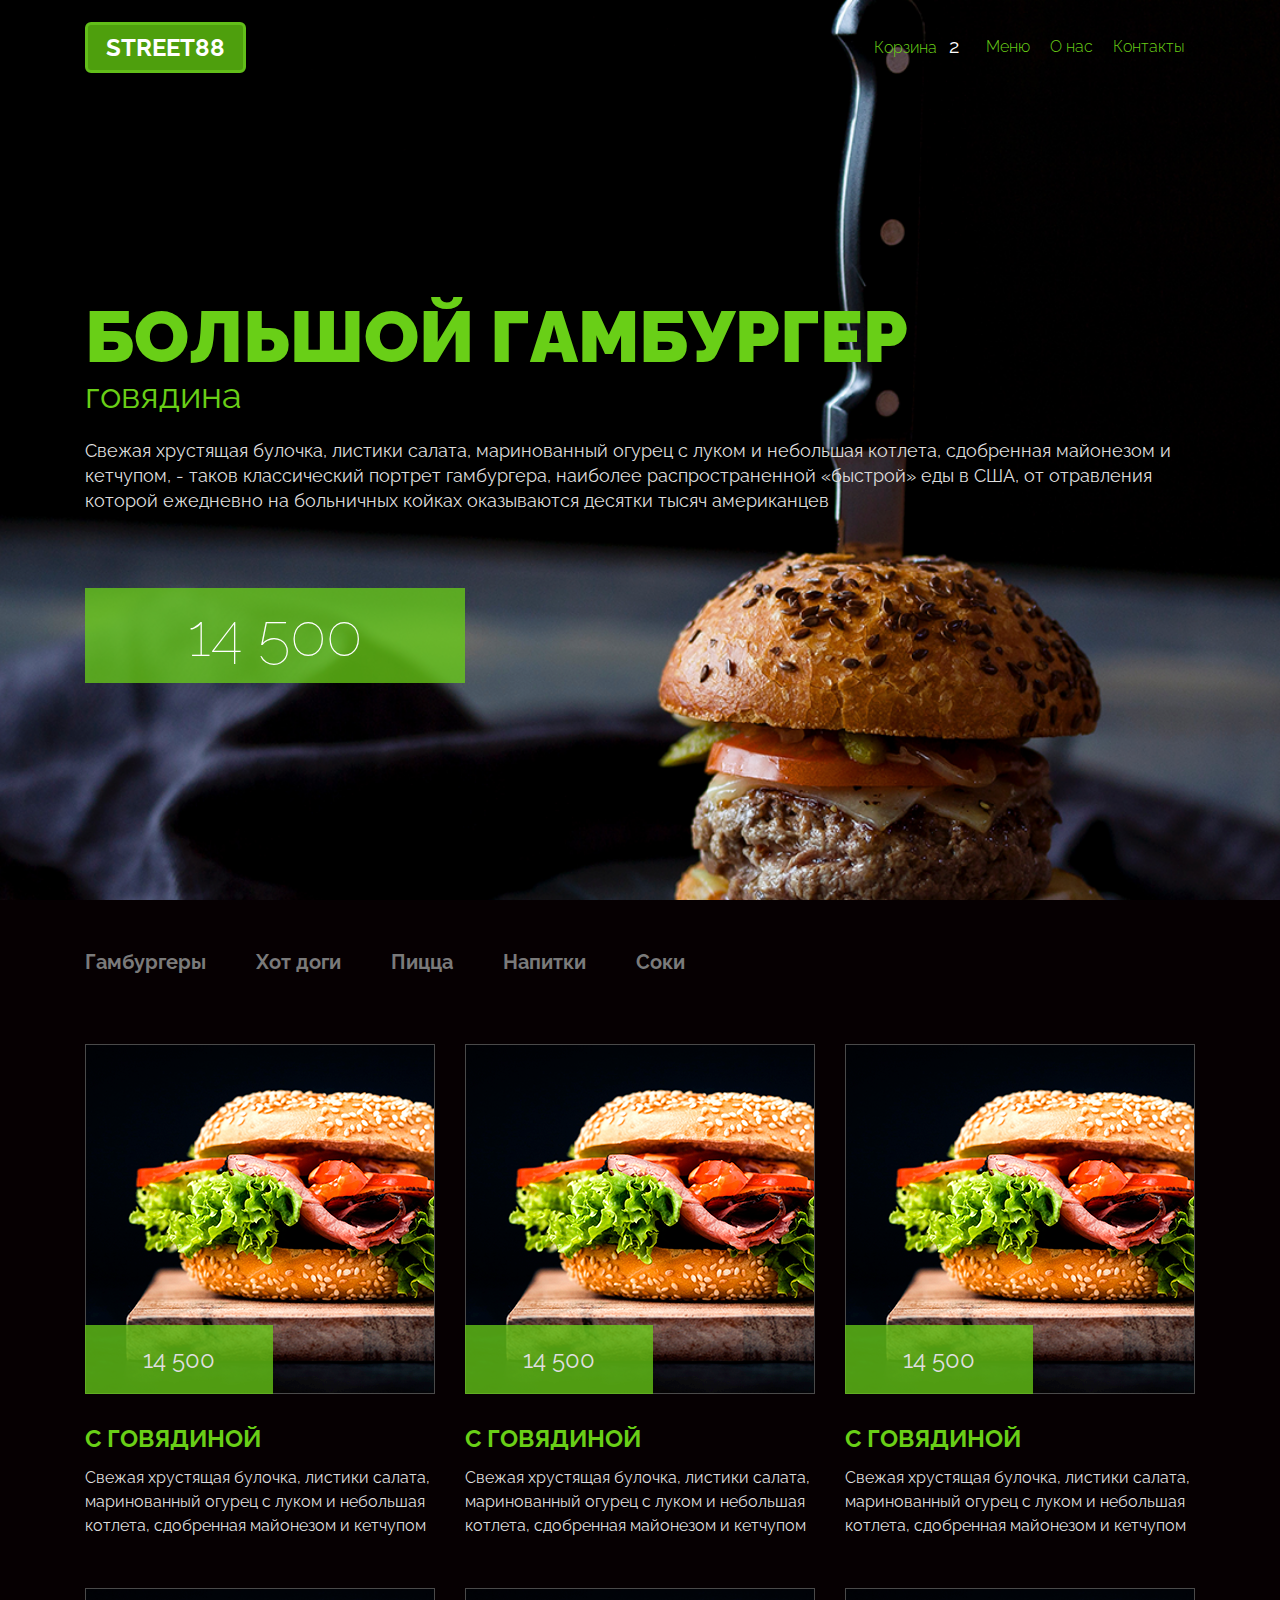
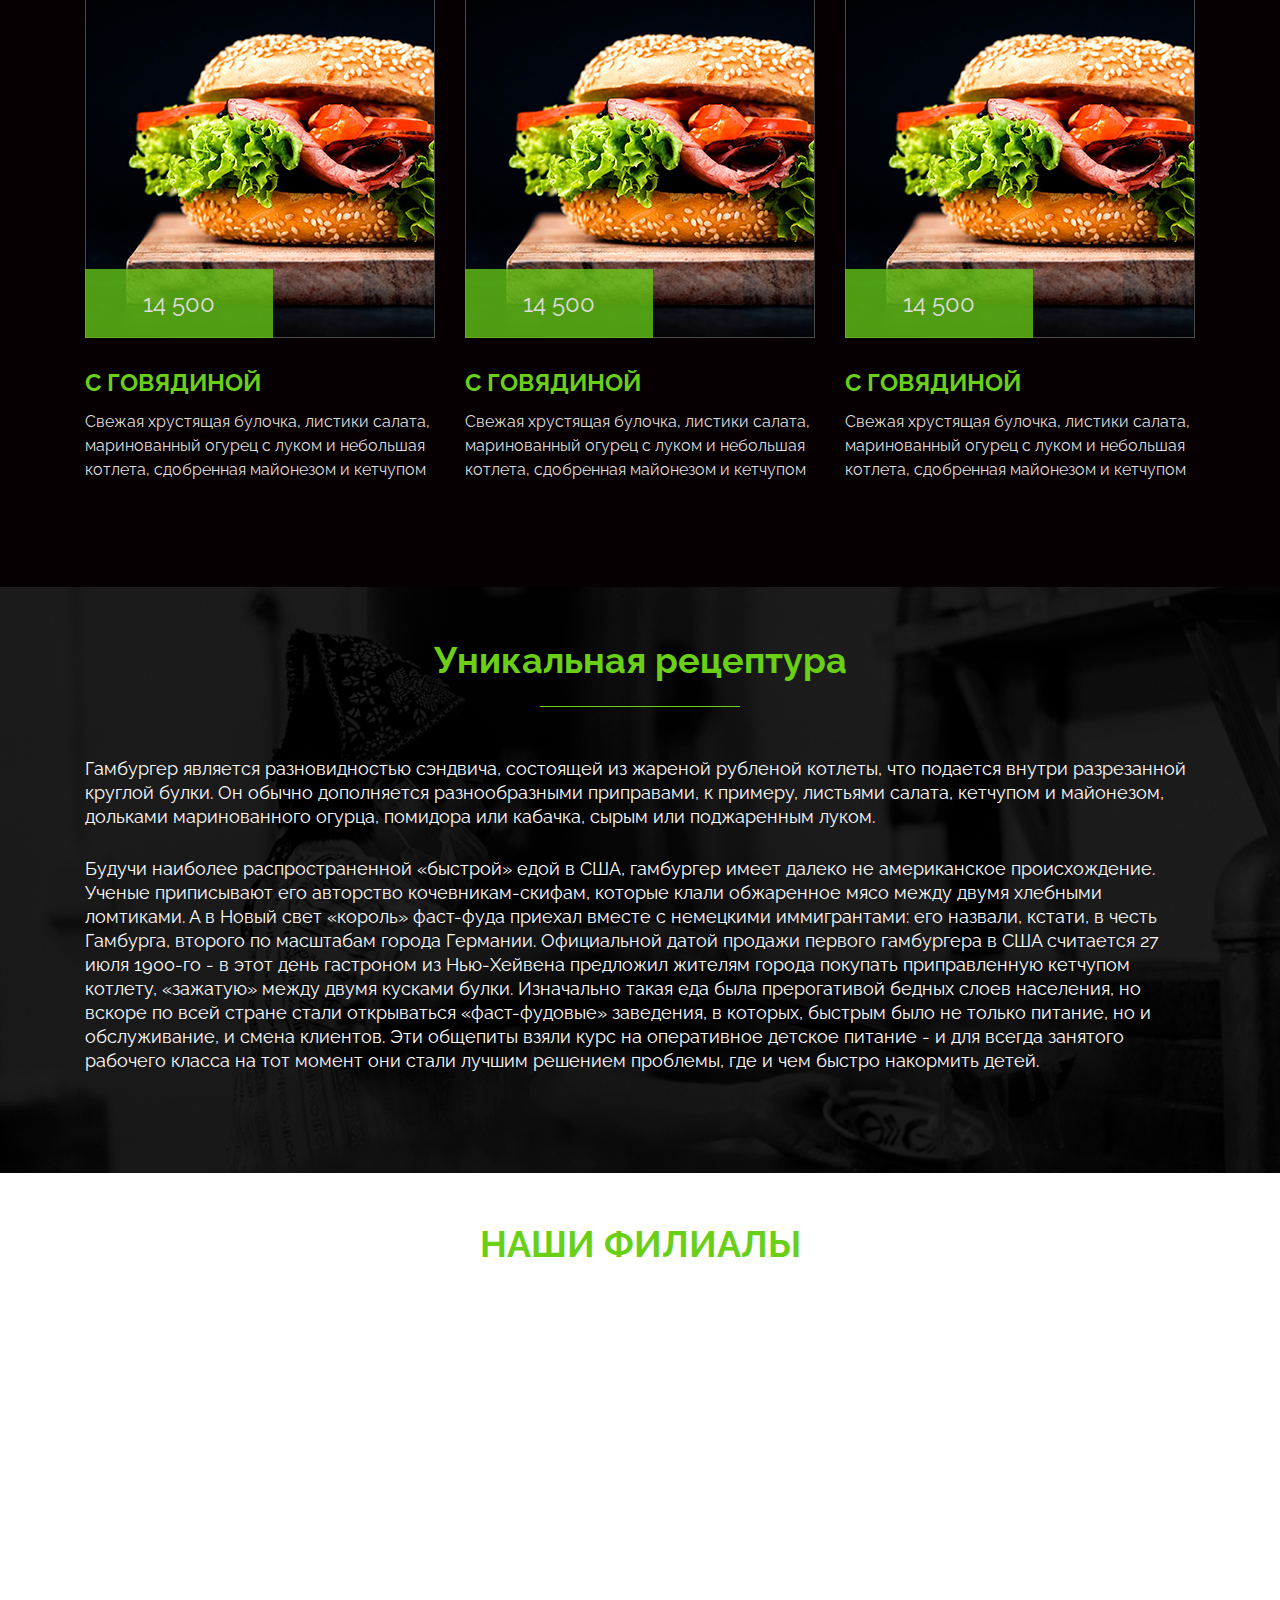
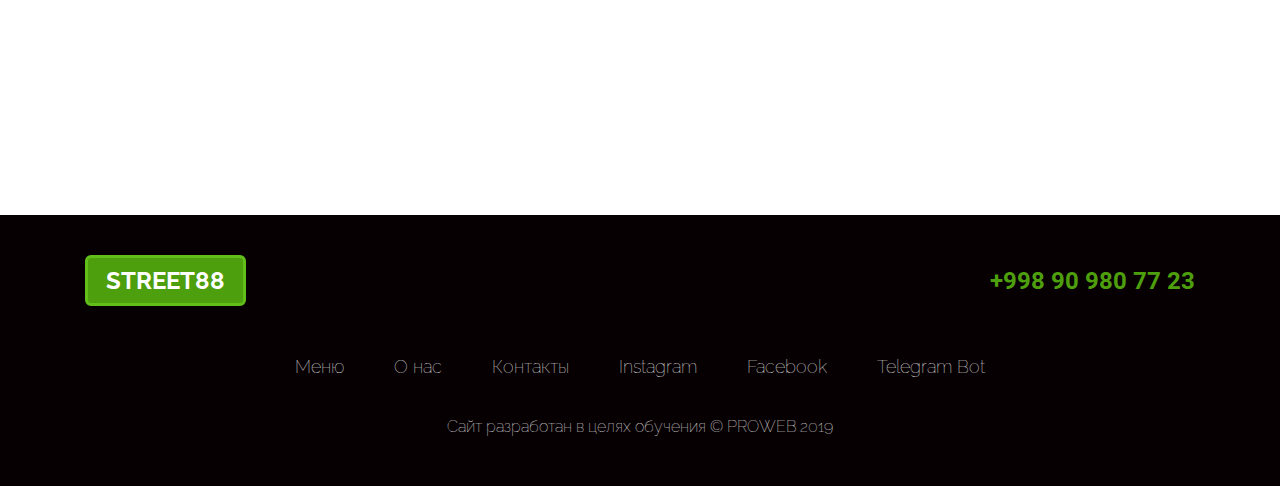
<file: Index.html>
<!DOCTYPE html>
<html lang="en">

<head>
    <meta charset="UTF-8">
    <meta name="viewport" content="width=device-width, initial-scale=1.0">
   
    <link rel="stylesheet" href="fonts/stylesheet.css">
    
    <link rel="stylesheet" href="css/style.css">
    <link rel="stylesheet" href="media/media.css">
    <title>Document</title>
</head>

<body>
    <header class="header">
        <div class="container mh-100 d-flex flex-column">
            <nav class="nav d-flex justify-content-between align-items-center">
                <a href="" class="logo">Street88</a>
                <ul class="nav__list d-flex">
                    <li><a href="" class="nav__list_link d-flex">Корзина<span class="nav__list_span">2</span></a></li>
                    <li><a href="#menu" class="nav__list_link">Меню</a></li>
                    <li><a href="#about" class="nav__list_link">О нас</a></li>
                    <li><a href="#contacts" class="nav__list_link">Контакты</a></li>
                </ul>
            </nav>
            <div class="header__content row flex-column flex-grow-1">
                <h1 class="header__content_title col-9">Большой гамбургер</h1>
                <p class="header__content_underTitle col-2">говядина</p>
                <p class="header__content_description col-12">Свежая хрустящая булочка, листики салата, маринованный
                    огурец с луком и небольшая котлета, сдобренная майонезом и кетчупом, - таков классический портрет
                    гамбургера, наиболее распространенной «быстрой» еды в США, от отравления которой ежедневно на
                    больничных койках оказываются десятки тысяч американцев</p>
                <p class="header__content_price col-4">14 500</p>

            </div>

        </div>
    </header>

    <main class="main">
        <div id="menu" class="main-menu">
            <div class="container">
                <ul class="main-menu__list d-flex">
                    <li><a href="" class="main-menu__list_link">Гамбургеры</a></li>
                    <li><a href="" class="main-menu__list_link">Хот доги</a></li>
                    <li><a href="" class="main-menu__list_link">Пицца </a></li>
                    <li><a href="" class="main-menu__list_link">Напитки</a></li>
                    <li><a href="" class="main-menu__list_link">Соки</a></li>
                </ul>

                <div class="main-menu__content row">
                    <div class="card col-4">
                        <div class="card__content">

                            <a href="#!" class="card__content_add">Добавить в корзину</a>
                            <p class="card__content_price">14 500</p>
                            <img class="card__content_img" src="img/photo.png" alt="">



                        </div>
                        <h3 class="card__title">С говядиной</h3>
                        <p class="card__description">Свежая хрустящая булочка, листики салата, маринованный огурец с
                            луком и небольшая котлета, сдобренная майонезом и кетчупом</p>

                    </div>
                    <div class="card col-4">
                        <div class="card__content">

                            <a href="#!" class="card__content_add">Добавить в корзину</a>
                            <p class="card__content_price">14 500</p>
                            <img class="card__content_img" src="img/photo.png" alt="">



                        </div>
                        <h3 class="card__title">С говядиной</h3>
                        <p class="card__description">Свежая хрустящая булочка, листики салата, маринованный огурец с
                            луком и небольшая котлета, сдобренная майонезом и кетчупом</p>

                    </div>
                    <div class="card col-4">
                        <div class="card__content">

                            <a href="#!" class="card__content_add">Добавить в корзину</a>
                            <p class="card__content_price">14 500</p>
                            <img class="card__content_img" src="img/photo.png" alt="">



                        </div>
                        <h3 class="card__title">С говядиной</h3>
                        <p class="card__description">Свежая хрустящая булочка, листики салата, маринованный огурец с
                            луком и небольшая котлета, сдобренная майонезом и кетчупом</p>

                    </div>
                    <div class="card col-4">
                        <div class="card__content">

                            <a href="#!" class="card__content_add">Добавить в корзину</a>
                            <p class="card__content_price">14 500</p>
                            <img class="card__content_img" src="img/photo.png" alt="">



                        </div>
                        <h3 class="card__title">С говядиной</h3>
                        <p class="card__description">Свежая хрустящая булочка, листики салата, маринованный огурец с
                            луком и небольшая котлета, сдобренная майонезом и кетчупом</p>

                    </div>
                    <div class="card col-4">
                        <div class="card__content">

                            <a href="#!" class="card__content_add">Добавить в корзину</a>
                            <p class="card__content_price">14 500</p>
                            <img class="card__content_img" src="img/photo.png" alt="">



                        </div>
                        <h3 class="card__title">С говядиной</h3>
                        <p class="card__description">Свежая хрустящая булочка, листики салата, маринованный огурец с
                            луком и небольшая котлета, сдобренная майонезом и кетчупом</p>

                    </div>
                    <div class="card col-4">
                        <div class="card__content">

                            <a href="#!" class="card__content_add">Добавить в корзину</a>
                            <p class="card__content_price">14 500</p>
                            <img class="card__content_img" src="img/photo.png" alt="">



                        </div>
                        <h3 class="card__title">С говядиной</h3>
                        <p class="card__description">Свежая хрустящая булочка, листики салата, маринованный огурец с
                            луком и небольшая котлета, сдобренная майонезом и кетчупом</p>

                    </div>



                </div>

            </div>
        </div>
        <section id="about" class="receipt">
            <div class="container">
                <h2 class="main__title">Уникальная рецептура</h2>
                <p class="receipt__description">Гамбургер является разновидностью сэндвича, состоящей из жареной рубленой котлеты, что подается внутри разрезанной круглой булки. Он обычно дополняется разнообразными приправами, к примеру, листьями салата, кетчупом и майонезом, дольками маринованного огурца, помидора или кабачка, сырым или поджаренным луком.
                </p>
                <p class="receipt__description">Будучи наиболее распространенной «быстрой» едой в США, гамбургер имеет далеко не американское происхождение. Ученые приписывают его авторство кочевникам-скифам, которые клали обжаренное мясо между двумя хлебными ломтиками. А в Новый свет «король» фаст-фуда приехал вместе с немецкими иммигрантами: его назвали, кстати, в честь Гамбурга, второго по масштабам города Германии. Официальной датой продажи первого гамбургера в США считается 27 июля 1900-го - в этот день гастроном из Нью-Хейвена предложил жителям города покупать приправленную кетчупом котлету, «зажатую» между двумя кусками булки. Изначально такая еда была прерогативой бедных слоев населения, но вскоре по всей стране стали открываться «фаст-фудовые» заведения, в которых, быстрым было не только питание, но и обслуживание, и смена клиентов. Эти общепиты взяли курс на оперативное детское питание - и для всегда занятого рабочего класса на тот момент они стали лучшим решением проблемы, где и чем быстро накормить детей.</p>
                

            </div>
        </section>
        <section class="branches">
            <h2 class="branches__title">Наши филиалы</h2>
            <iframe class="branches__map" src="https://www.google.com/maps/embed?pb=!1m18!1m12!1m3!1d2118.994407607591!2d69.29047081388109!3d41.31515830643882!2m3!1f0!2f0!3f0!3m2!1i1024!2i768!4f13.1!3m3!1m2!1s0x38aef4d376395311%3A0x2f977e6f6b98ad7!2sStreet77!5e0!3m2!1sru!2s!4v1605176920749!5m2!1sru!2s"  frameborder="0" allowfullscreen="" aria-hidden="false" tabindex="0"></iframe>
        </section>
    </main>
    <footer class="footer">
        <div id="contacts" class="container">
            <div class="footer__content">
                <a href="" class="logo">Street88</a>
                <a href="tel:+998 90 980 77 23" class="footer__content_number">
                    +998 90 980 77 23
                </a>
            </div>
            <ul class="footer__list">
                <li><a href="" class="footer__list_link">Меню</a></li>
                <li><a href="" class="footer__list_link">О нас </a></li>
                <li><a href="" class="footer__list_link">Контакты</a></li>
                <li><a href="" class="footer__list_link">Instagram</a></li>
                <li><a href="" class="footer__list_link">Facebook</a></li>
                <li><a href="" class="footer__list_link">Telegram Bot</a></li>
            </ul>
            <p class="footer__description">
                Сайт разработан в целях обучения © PROWEB 2019
            </p>

        </div>

    </footer>
</body>

</html>
</file>
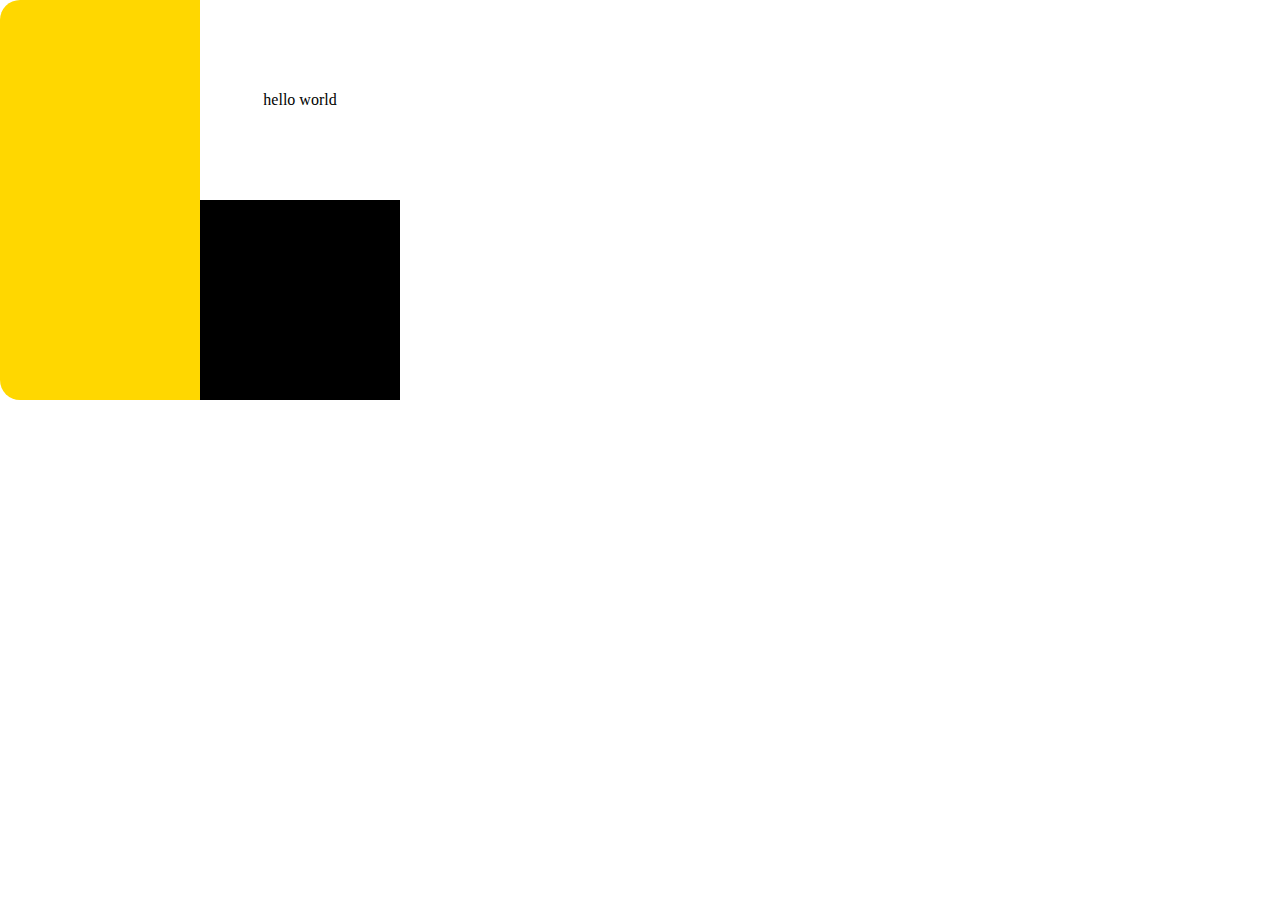
<file: псевдо/index.html>
<!DOCTYPE html>
<html lang="en">
<head>
    <meta charset="UTF-8">
    <meta name="viewport" content="width=device-width, initial-scale=1.0">
    <link rel="stylesheet" href="style.css">
    <title>Document</title>
</head>
<body>
    
    <div class="box"></div>

</body>
</html>
</file>
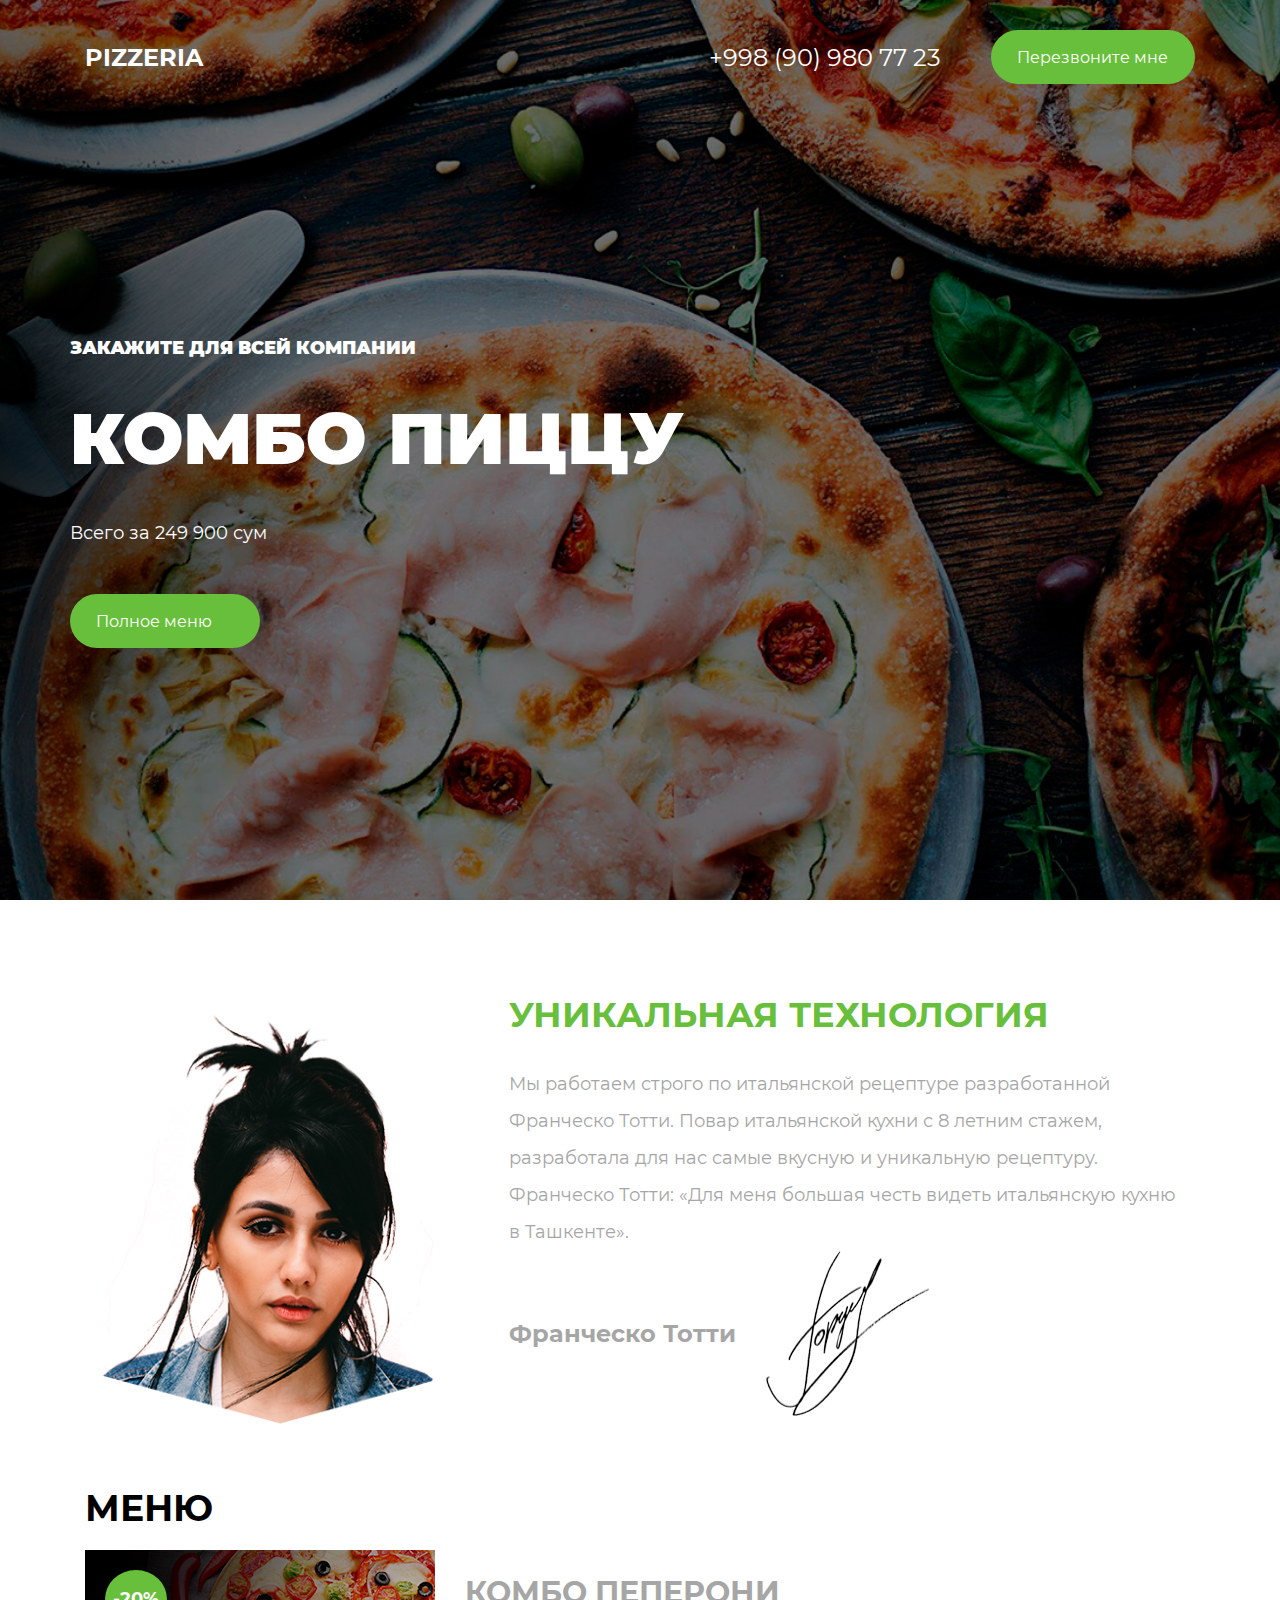
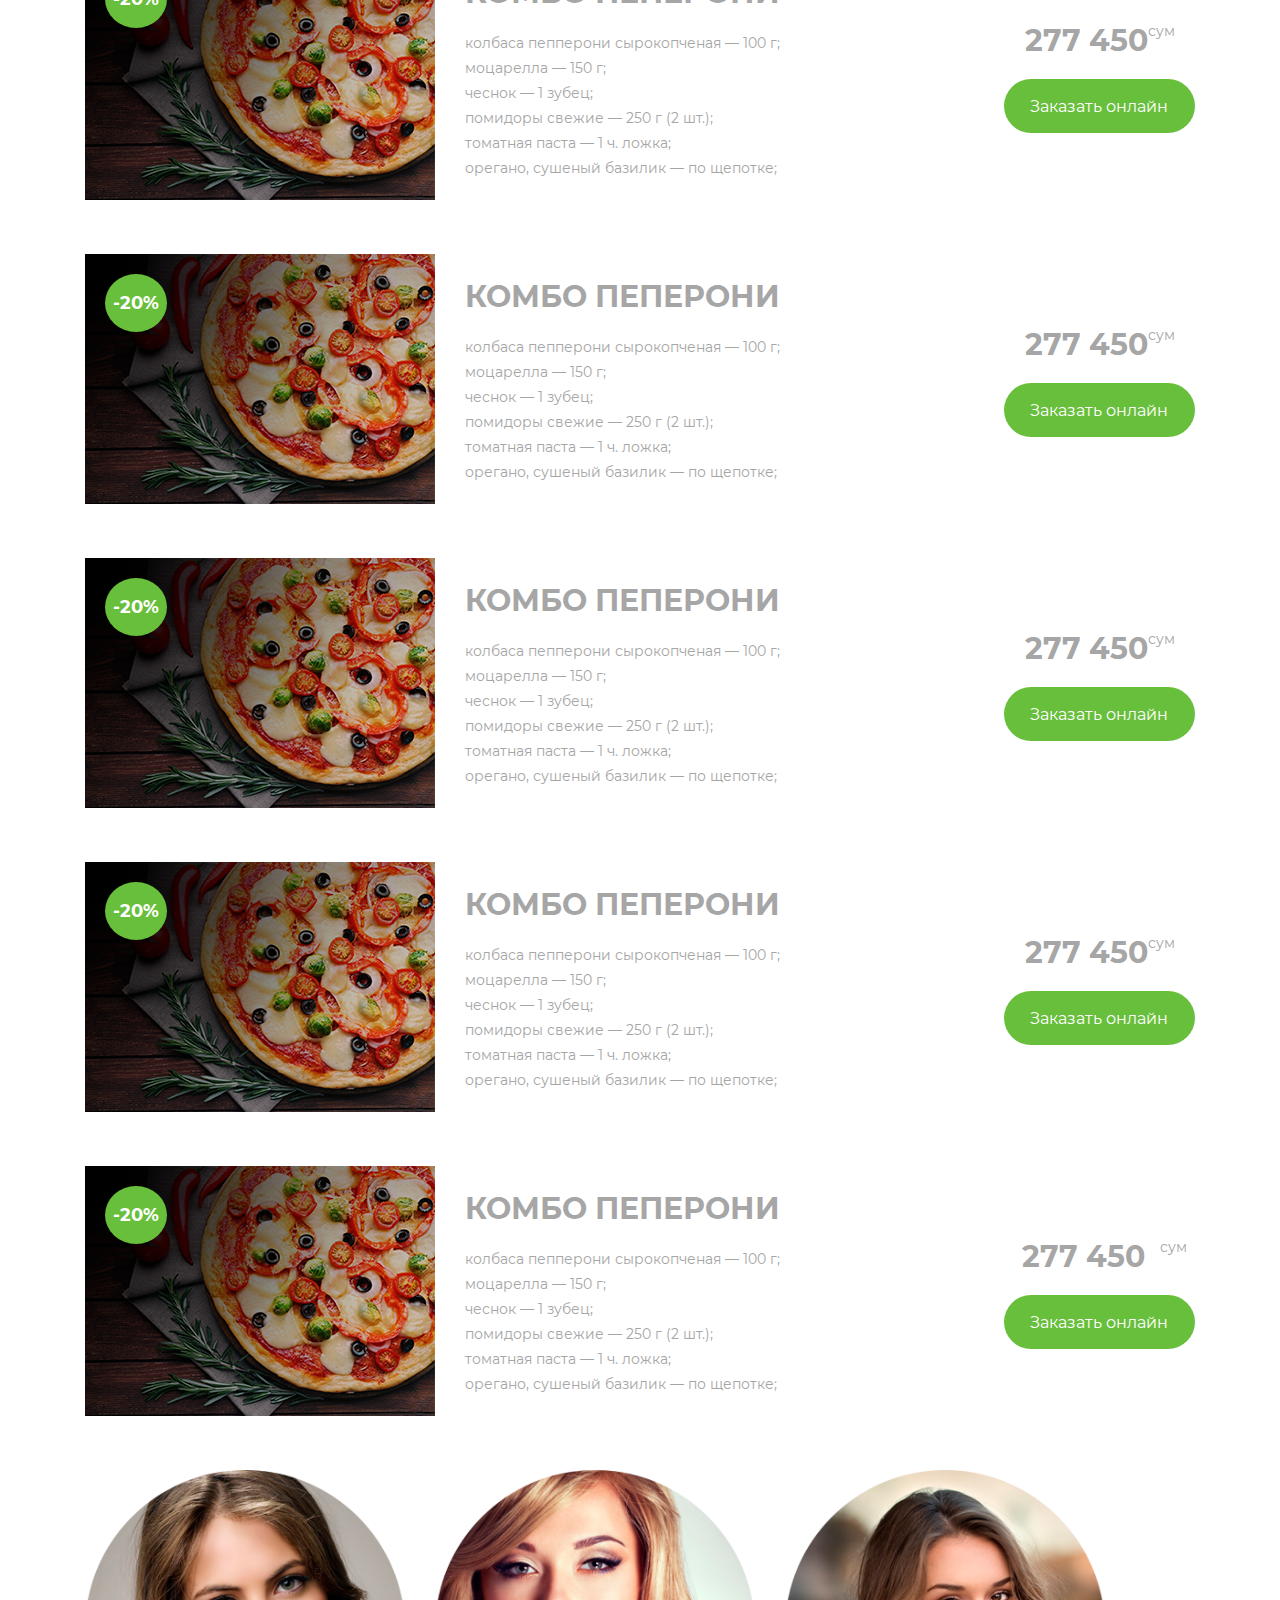
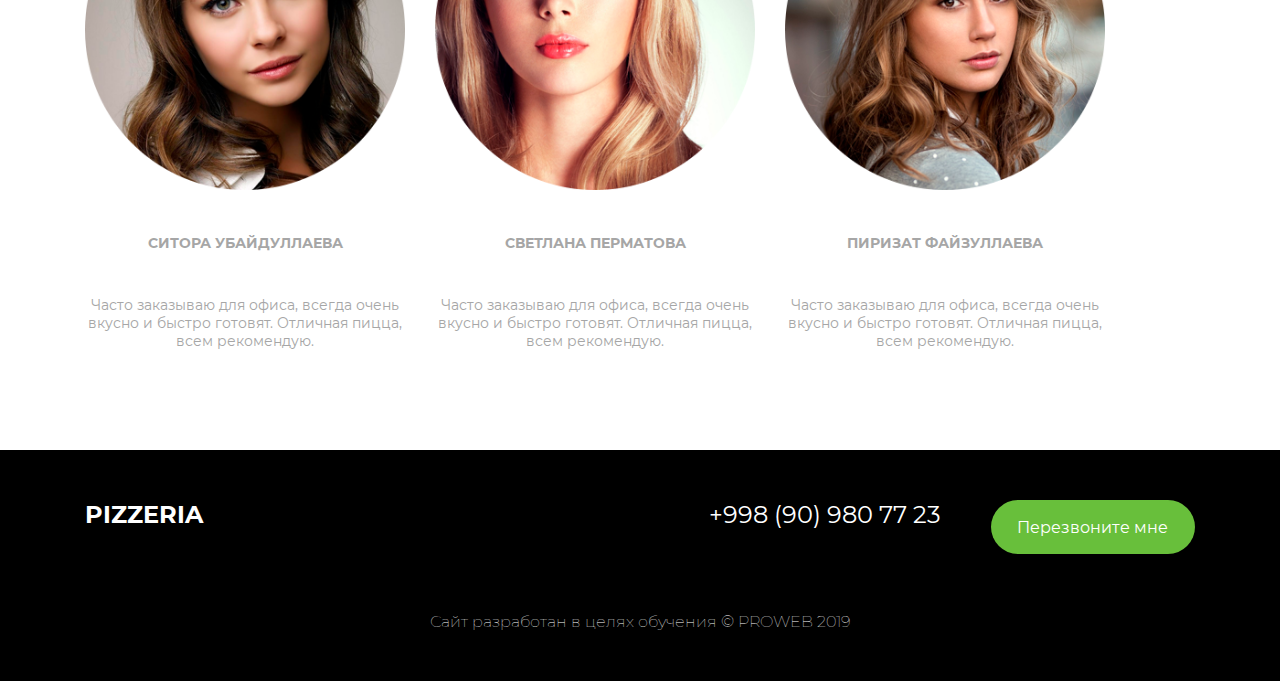
<file: дз/Севинч/Pizza (2)/Pizza/index.html>
<!DOCTYPE html>
<html lang="en">
<head>
    <meta charset="UTF-8">
    <meta name="viewport" content="width=device-width, initial-scale=1.0">
    <link rel="stylesheet" href="css/style.css">
    <link rel="stylesheet" href="fonts/stylesheet.css">
    <title>Document</title>
</head>
<body>
    <header class="header">
        <div class="container d-flex flex-column mh-100">
            <nav class="nav d-flex justify-content-between align-items-center">
                <a href="" class="logo">pizzeria</a>
                <ul class="nav__list d-flex flex-direction: row; align-items-center">
                    <li class="nav__list_link">+998 (90) 980 77 23</li>
                    <li><a href="tel:+998909807723" class="nav__list_link_button d-flex">Перезвоните мне</a></li>
                </ul>
            </nav>
            <div class="header__content row flex-grow-1 flex-column">
                <p class="header__content_title">Закажите для всей компании</p>
                <h1 class="header__content_undertitle">Комбо пиццу</h1>
                <p class="header__content_description">Всего за 249 900 сум</p>
                    <a href="" class="nav__list_link_button col-2">Полное меню</a>
            </div> 
        </div>
    </header>
    <main class="main">
        <div class="container mh-100">
            <div class="main__card d-flex">
                <img src="img/phoogirl2.png" class="col-4" alt="">
                <div class="main__card_content d-flex flex-column justify-content-center col-5">
                    <h2 class="main__card_title col-10">
                        Уникальная технология
                    </h2>
                    <p class="main__card_description col-12">
                        Мы работаем строго по итальянской рецептуре разработанной Франческо Тотти. Повар итальянской кухни с 8 летним стажем, разработала для нас самые вкусную и уникальную рецептуру.
                        Франческо Тотти: «Для меня большая честь видеть итальянскую кухню в Ташкенте».
                    </p>
                    <div class="main__card_other d-flex justify-content-between col-9">
                        <p class="ft d-flex align-items-center">Франческо Тотти</p> 
                        <img src="img/подпись.png" alt="">
                    </div>
                </div>
            </div>
            <div class="main__content">
            <h2 class="main__content_title">меню</h2>
            <div class="card d-flex justify-content-between align-items-center">
                <div class="card__content">
                    <p class="card__content_price">-20%</p>
                    <img src="img/Слой 1.png" alt="">
                </div>
                <div class="card__content_description d-flex justify-content-between align-items-center">
    
                    <div class="card__description_left d-flex justify-content-between">
                        <h3 class="card__description_title">комбо пеперони</h3>
                        <ul class="card__description_undertitle">
                            <li>колбаса пепперони сырокопченая — 100 г;</li>
                            <li class="card__description_undertitle">моцарелла — 150 г;</li>
                            <li class="card__description_undertitle">чеснок — 1 зубец;</li>
                            <li class="card__description_undertitle">помидоры свежие — 250 г (2 шт.);</li>
                            <li class="card__description_undertitle">томатная паста — 1 ч. ложка;</li>
                            <li class="card__description_undertitle">орегано, сушеный базилик — по щепотке;</li>
                        </ul>
                    </div>
    
                    <div class="card__description_right d-flex">
                        <div class="card__content_description_cost d-flex justify-content-center">
                            <h3 class="card__description_right_cost">277 450</h3>
                            <div class="card__description_cost_s">сум</div>
                        </div>
                        
                        <a href="" class="nav__list_link_button">Заказать онлайн</a>
                        
                    </div>
                </div>
            </div>
            <div class="card d-flex justify-content-between align-items-center">
                <div class="card__content">
                    <p class="card__content_price">-20%</p>
                    <img src="img/Слой 1.png" alt="">
                </div>
                <div class="card__content_description d-flex justify-content-between align-items-center">
    
                    <div class="card__description_left d-flex justify-content-between">
                        <h3 class="card__description_title">комбо пеперони</h3>
                        <ul class="card__description_undertitle">
                            <li>колбаса пепперони сырокопченая — 100 г;</li>
                            <li class="card__description_undertitle">моцарелла — 150 г;</li>
                            <li class="card__description_undertitle">чеснок — 1 зубец;</li>
                            <li class="card__description_undertitle">помидоры свежие — 250 г (2 шт.);</li>
                            <li class="card__description_undertitle">томатная паста — 1 ч. ложка;</li>
                            <li class="card__description_undertitle">орегано, сушеный базилик — по щепотке;</li>
                        </ul>
                    </div>
    
                    <div class="card__description_right d-flex">
                        <div class="card__content_description_cost d-flex justify-content-center">
                            <h3 class="card__description_right_cost">277 450</h3>
                            <div class="card__description_cost_s">сум</div>
                        </div>
                        
                        <a href="" class="nav__list_link_button">Заказать онлайн</a>
                        
                    </div>
                </div>
            </div>
            <div class="card d-flex justify-content-between align-items-center">
                <div class="card__content">
                    <p class="card__content_price">-20%</p>
                    <img src="img/Слой 1.png" alt="">
                </div>
                <div class="card__content_description d-flex justify-content-between align-items-center">
    
                    <div class="card__description_left d-flex justify-content-between">
                        <h3 class="card__description_title">комбо пеперони</h3>
                        <ul class="card__description_undertitle">
                            <li>колбаса пепперони сырокопченая — 100 г;</li>
                            <li class="card__description_undertitle">моцарелла — 150 г;</li>
                            <li class="card__description_undertitle">чеснок — 1 зубец;</li>
                            <li class="card__description_undertitle">помидоры свежие — 250 г (2 шт.);</li>
                            <li class="card__description_undertitle">томатная паста — 1 ч. ложка;</li>
                            <li class="card__description_undertitle">орегано, сушеный базилик — по щепотке;</li>
                        </ul>
                    </div>
    
                    <div class="card__description_right d-flex">
                        <div class="card__content_description_cost d-flex justify-content-center">
                            <h3 class="card__description_right_cost">277 450</h3>
                            <div class="card__description_cost_s">сум</div>
                        </div>
                        
                        <a href="" class="nav__list_link_button">Заказать онлайн</a>
                        
                    </div>
                </div>
            </div>
            <div class="card d-flex justify-content-between align-items-center">
                <div class="card__content">
                    <p class="card__content_price">-20%</p>
                    <img src="img/Слой 1.png" alt="">
                </div>
                <div class="card__content_description d-flex justify-content-between align-items-center">
    
                    <div class="card__description_left d-flex justify-content-between">
                        <h3 class="card__description_title">комбо пеперони</h3>
                        <ul class="card__description_undertitle">
                            <li>колбаса пепперони сырокопченая — 100 г;</li>
                            <li class="card__description_undertitle">моцарелла — 150 г;</li>
                            <li class="card__description_undertitle">чеснок — 1 зубец;</li>
                            <li class="card__description_undertitle">помидоры свежие — 250 г (2 шт.);</li>
                            <li class="card__description_undertitle">томатная паста — 1 ч. ложка;</li>
                            <li class="card__description_undertitle">орегано, сушеный базилик — по щепотке;</li>
                        </ul>
                    </div>
    
                    <div class="card__description_right d-flex">
                        <div class="card__content_description_cost d-flex justify-content-center">
                            <h3 class="card__description_right_cost">277 450</h3>
                            <div class="card__description_cost_s">сум</div>
                        </div>
                        
                        <a href="" class="nav__list_link_button">Заказать онлайн</a>
                        
                    </div>
                </div>
            </div>
            <div class="card d-flex justify-content-between align-items-center">
                <div class="card__content">
                    <p class="card__content_price">-20%</p>
                    <img src="img/Слой 1.png" alt="">
                </div>
                <div class="card__content_description d-flex justify-content-between align-items-center">
    
                    <div class="card__description_left d-flex justify-content-between">
                        <h3 class="card__description_title">комбо пеперони</h3>
                        <ul class="card__description_undertitle">
                            <li>колбаса пепперони сырокопченая — 100 г;</li>
                            <li class="card__description_undertitle">моцарелла — 150 г;</li>
                            <li class="card__description_undertitle">чеснок — 1 зубец;</li>
                            <li class="card__description_undertitle">помидоры свежие — 250 г (2 шт.);</li>
                            <li class="card__description_undertitle">томатная паста — 1 ч. ложка;</li>
                            <li class="card__description_undertitle">орегано, сушеный базилик — по щепотке;</li>
                        </ul>
                    </div>
    
                    <div class="card__description_right d-flex">
                        <div class="card__content_description_cost d-flex justify-content-center">
                            <h3 class="card__description_right_cost">277 450</h3>
                            <div class="card__description_cost_s col-2">сум</div>
                        </div>
                        
                        <a href="" class="nav__list_link_button">Заказать онлайн</a>
                        
                    </div>
                </div>
            </div>
            <div class="main__feedback row">
                <div class="feedback__card d-flex justify-content-between flex-column col-4 align-items-center">
                    <img src="img/girl2.png" alt="" class="main__feedback-img">
                    <h3 class="fb__title">Ситора Убайдуллаева</h3>
                    <p class="fb__description">Часто заказываю для офиса, всегда очень вкусно и быстро готовят. Отличная пицца, всем рекомендую.</p>
                </div>
                <div class="feedback__card d-flex justify-content-between flex-column col-8">
                    <img src="img/girl3.png" alt="" class="main__feedback-img">
                    <h3 class="fb__title">Светлана Перматова</h3>
                    <p class="fb__description">Часто заказываю для офиса, всегда очень вкусно и быстро готовят. Отличная пицца, всем рекомендую.</p>
                </div>
                <div class="feedback__card d-flex justify-content-between flex-column col-12">
                    <img src="img/girl4.png" alt="" class="main__feedback-img">
                    <h3 class="fb__title">Пиризат Файзуллаева</h3>
                    <p class="fb__description">Часто заказываю для офиса, всегда очень вкусно и быстро готовят. Отличная пицца, всем рекомендую.</p>
                </div>
            </div>
        </div>
        </div>
    </main>
    
    <footer class="footer">
        <div class="container">
            <div class="footer__content">
                <div class="footer__nav d-flex justify-content-between">
                    <li><a href="" class="logo">pizzeria</a></li>
                    <ul class="nav__list d-flex flex-direction: row; ">
                        <li class="footer__nav_list_link">+998 (90) 980 77 23</li>
                        <li><a href="tel:+998909807723" class="footer__nav_list_link_button d-flex ">Перезвоните мне</a></li>
                    </ul>
                </div>
                <p class="footer__description">Сайт разработан в целях обучения © PROWEB 2019</p>
            </div>
        </div>
    </footer>
    
</body>
</html>
</file>
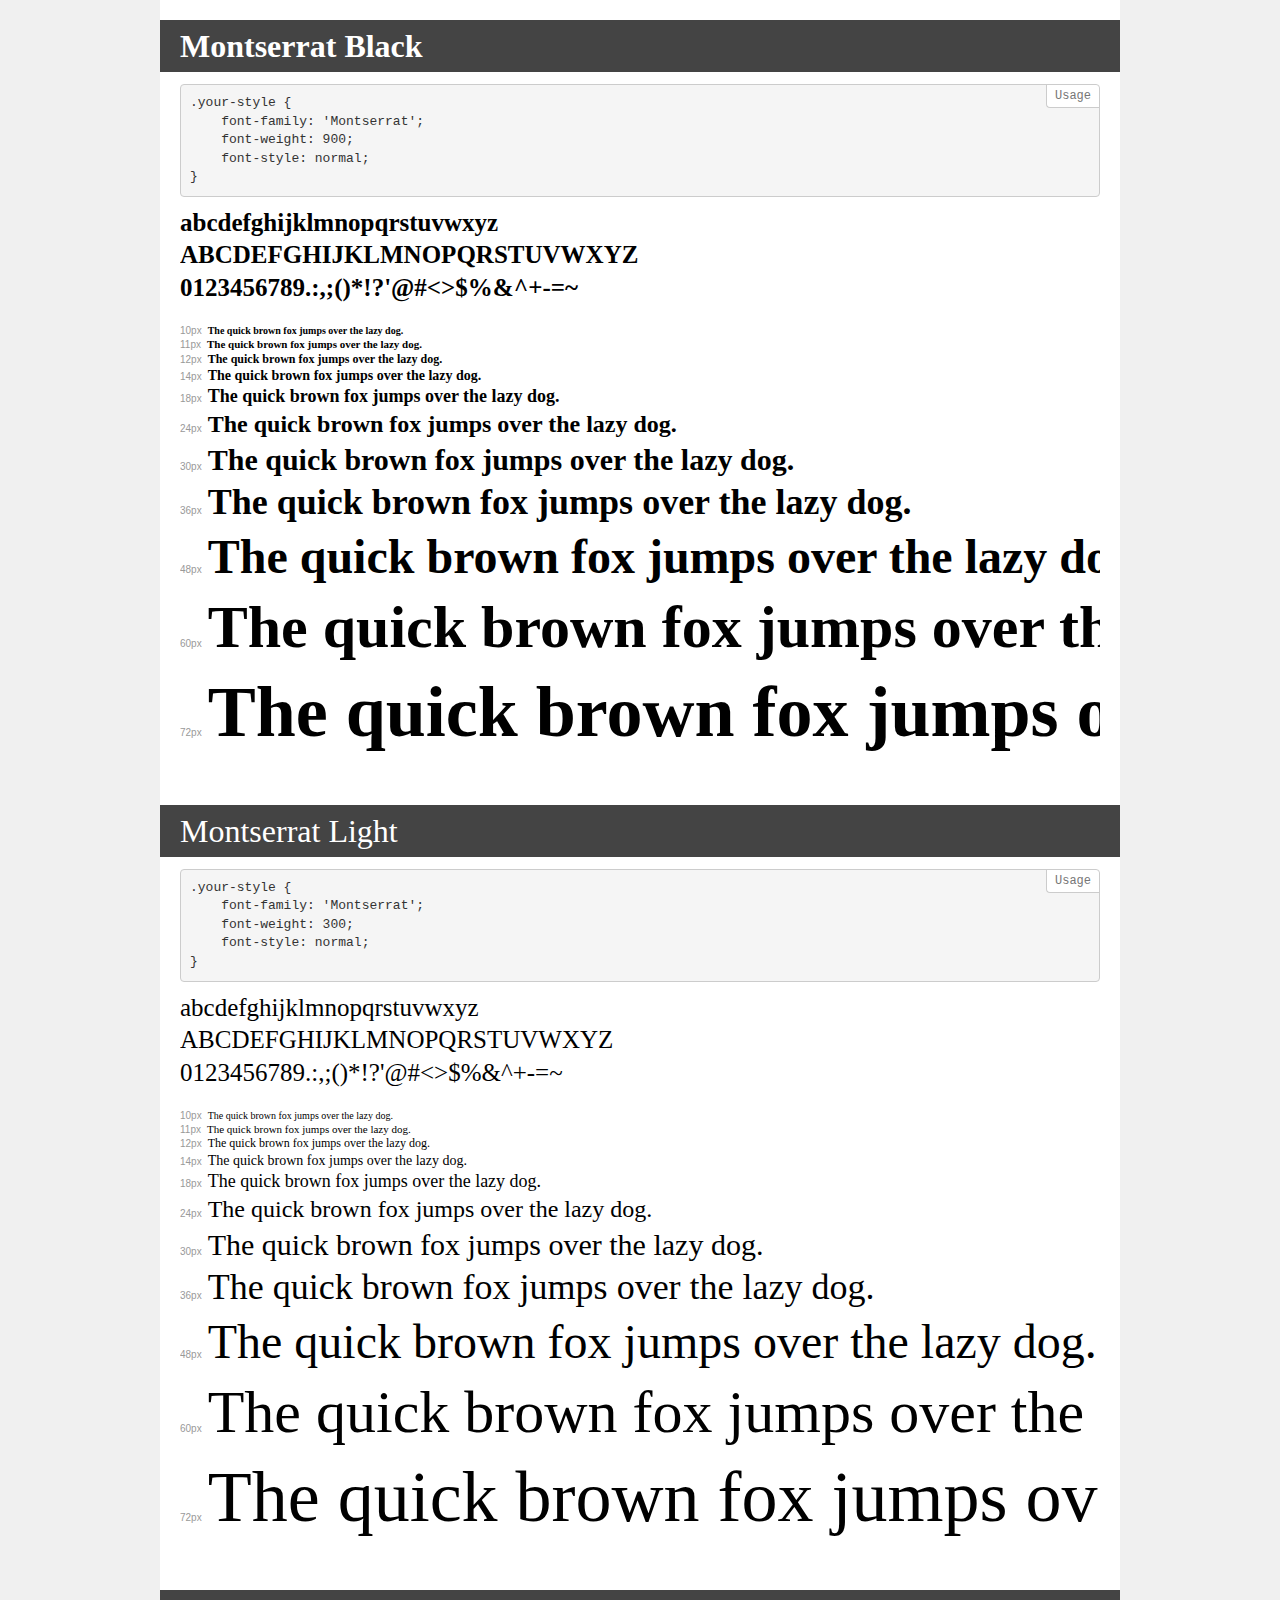
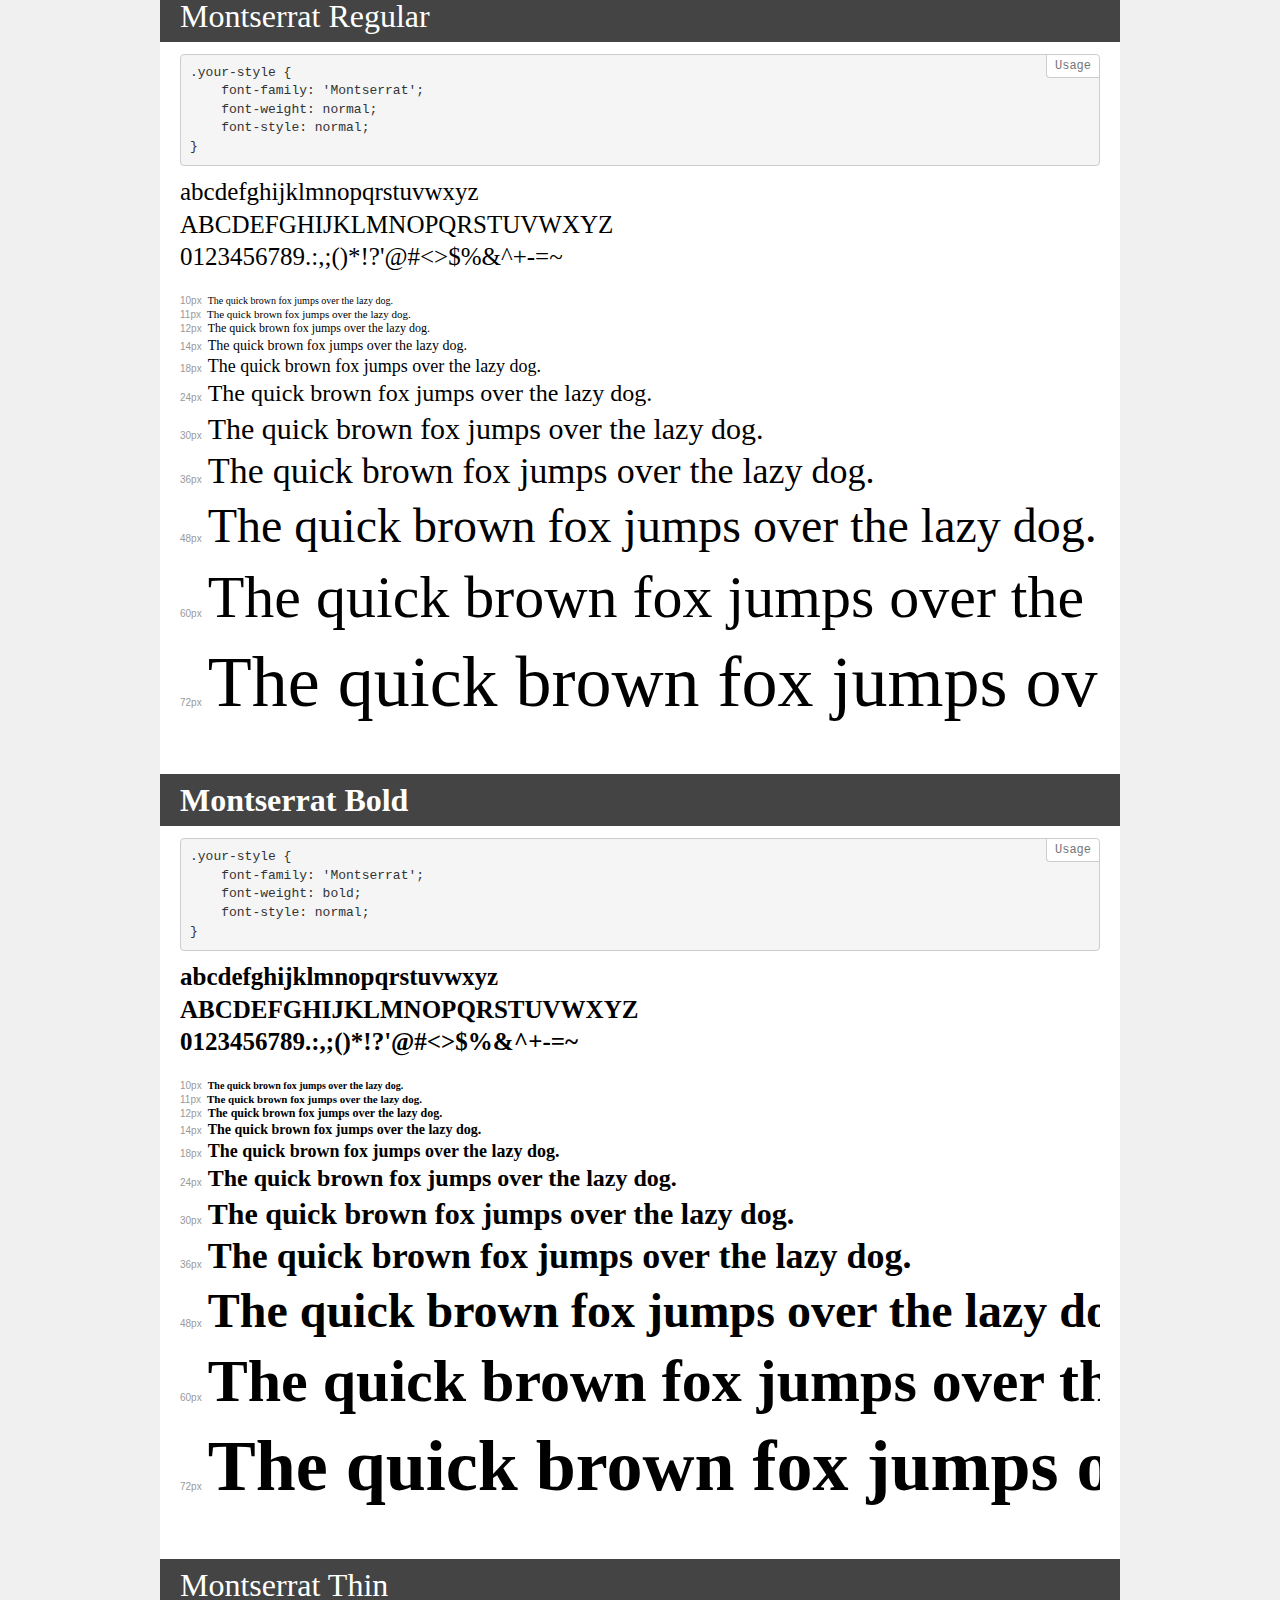
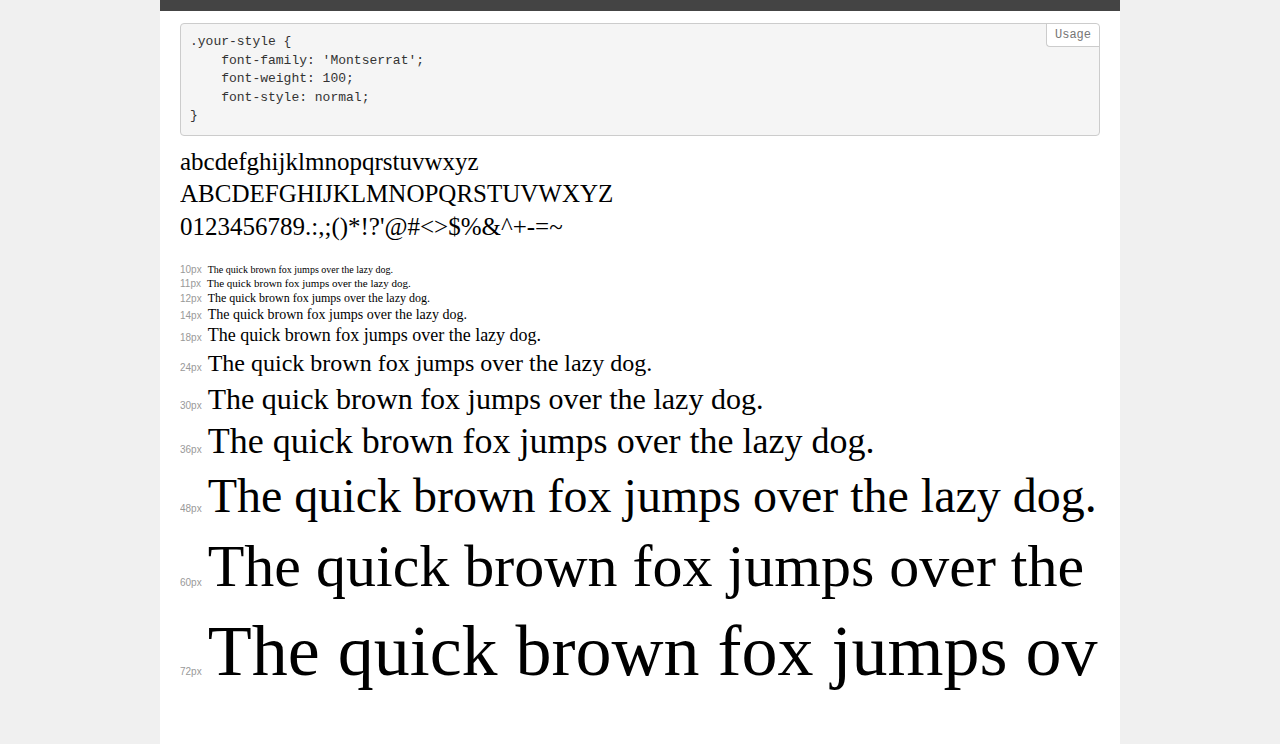
<file: дз/Абдуфаттох/homework (3)/homework/fonts/demo.html>
<!DOCTYPE html>
<html lang="en">
<head>
    <meta charset="utf-8">
    <meta http-equiv="X-UA-Compatible" content="IE=edge">
    <meta name="viewport" content="width=device-width, initial-scale=1">
    <meta name="robots" content="noindex, noarchive">
    <meta name="format-detection" content="telephone=no">
    <title>Transfonter demo</title>
    <link href="stylesheet.css" rel="stylesheet">
    <style>
        /*
        http://meyerweb.com/eric/tools/css/reset/
        v2.0 | 20110126
        License: none (public domain)
        */
        html, body, div, span, applet, object, iframe,
        h1, h2, h3, h4, h5, h6, p, blockquote, pre,
        a, abbr, acronym, address, big, cite, code,
        del, dfn, em, img, ins, kbd, q, s, samp,
        small, strike, strong, sub, sup, tt, var,
        b, u, i, center,
        dl, dt, dd, ol, ul, li,
        fieldset, form, label, legend,
        table, caption, tbody, tfoot, thead, tr, th, td,
        article, aside, canvas, details, embed,
        figure, figcaption, footer, header, hgroup,
        menu, nav, output, ruby, section, summary,
        time, mark, audio, video {
            margin: 0;
            padding: 0;
            border: 0;
            font-size: 100%;
            font: inherit;
            vertical-align: baseline;
        }
        /* HTML5 display-role reset for older browsers */
        article, aside, details, figcaption, figure,
        footer, header, hgroup, menu, nav, section {
            display: block;
        }
        body {
            line-height: 1;
        }
        ol, ul {
            list-style: none;
        }
        blockquote, q {
            quotes: none;
        }
        blockquote:before, blockquote:after,
        q:before, q:after {
            content: '';
            content: none;
        }
        table {
            border-collapse: collapse;
            border-spacing: 0;
        }
        /* demo styles */
        body {
            background: #f0f0f0;
            color: #000;
        }
        .page {
            background: #fff;
            width: 920px;
            margin: 0 auto;
            padding: 20px 20px 0 20px;
            overflow: hidden;
        }
        .font-container {
            overflow-x: auto;
            overflow-y: hidden;
            margin-bottom: 40px;
            line-height: 1.3;
            white-space: nowrap;
            padding-bottom: 5px;
        }
        h1 {
            position: relative;
            background: #444;
            font-size: 32px;
            color: #fff;
            padding: 10px 20px;
            margin: 0 -20px 12px -20px;
        }
        .letters {
            font-size: 25px;
            margin-bottom: 20px;
        }
        .s10:before {
            content: '10px';
        }
        .s11:before {
            content: '11px';
        }
        .s12:before {
            content: '12px';
        }
        .s14:before {
            content: '14px';
        }
        .s18:before {
            content: '18px';
        }
        .s24:before {
            content: '24px';
        }
        .s30:before {
            content: '30px';
        }
        .s36:before {
            content: '36px';
        }
        .s48:before {
            content: '48px';
        }
        .s60:before {
            content: '60px';
        }
        .s72:before {
            content: '72px';
        }
        .s10:before, .s11:before, .s12:before, .s14:before,
        .s18:before, .s24:before, .s30:before, .s36:before,
        .s48:before, .s60:before, .s72:before {
            font-family: Arial, sans-serif;
            font-size: 10px;
            font-weight: normal;
            font-style: normal;
            color: #999;
            padding-right: 6px;
        }
        pre {
            display: block;
            position: relative;
            padding: 9px;
            margin: 0 0 10px;
            font-family: Monaco, Menlo, Consolas, "Courier New", monospace;
            font-size: 13px;
            line-height: 1.428571429;
            color: #333;
            font-weight: normal;
            font-style: normal;
            background-color: #f5f5f5;
            border: 1px solid #ccc;
            overflow-x: auto;
            border-radius: 4px;
        }
        pre:after {
            display: block;
            position: absolute;
            right: 0;
            top: 0;
            content: 'Usage';
            line-height: 1;
            padding: 5px 8px;
            font-size: 12px;
            color: #767676;
            background-color: #fff;
            border: 1px solid #ccc;
            border-right: none;
            border-top: none;
            border-radius: 0 4px 0 4px;
            z-index: 10;
        }
        /* responsive */
        @media (max-width: 959px) {
            .page {
                width: auto;
                margin: 0;
            }
        }
    </style>
</head>
<body>
<div class="page">
    <div class="demo">
        <h1 style="font-family: 'Montserrat'; font-weight: 900; font-style: normal;">Montserrat Black</h1>
        <pre>.your-style {
    font-family: 'Montserrat';
    font-weight: 900;
    font-style: normal;
}</pre>
        <div class="font-container" style="font-family: 'Montserrat'; font-weight: 900; font-style: normal;">
            <p class="letters">
                abcdefghijklmnopqrstuvwxyz<br>
ABCDEFGHIJKLMNOPQRSTUVWXYZ<br>
                0123456789.:,;()*!?'@#<>$%&^+-=~
            </p>
            <p class="s10" style="font-size: 10px;">The quick brown fox jumps over the lazy dog.</p>
            <p class="s11" style="font-size: 11px;">The quick brown fox jumps over the lazy dog.</p>
            <p class="s12" style="font-size: 12px;">The quick brown fox jumps over the lazy dog.</p>
            <p class="s14" style="font-size: 14px;">The quick brown fox jumps over the lazy dog.</p>
            <p class="s18" style="font-size: 18px;">The quick brown fox jumps over the lazy dog.</p>
            <p class="s24" style="font-size: 24px;">The quick brown fox jumps over the lazy dog.</p>
            <p class="s30" style="font-size: 30px;">The quick brown fox jumps over the lazy dog.</p>
            <p class="s36" style="font-size: 36px;">The quick brown fox jumps over the lazy dog.</p>
            <p class="s48" style="font-size: 48px;">The quick brown fox jumps over the lazy dog.</p>
            <p class="s60" style="font-size: 60px;">The quick brown fox jumps over the lazy dog.</p>
            <p class="s72" style="font-size: 72px;">The quick brown fox jumps over the lazy dog.</p>
        </div>
    </div>
    <div class="demo">
        <h1 style="font-family: 'Montserrat'; font-weight: 300; font-style: normal;">Montserrat Light</h1>
        <pre>.your-style {
    font-family: 'Montserrat';
    font-weight: 300;
    font-style: normal;
}</pre>
        <div class="font-container" style="font-family: 'Montserrat'; font-weight: 300; font-style: normal;">
            <p class="letters">
                abcdefghijklmnopqrstuvwxyz<br>
ABCDEFGHIJKLMNOPQRSTUVWXYZ<br>
                0123456789.:,;()*!?'@#<>$%&^+-=~
            </p>
            <p class="s10" style="font-size: 10px;">The quick brown fox jumps over the lazy dog.</p>
            <p class="s11" style="font-size: 11px;">The quick brown fox jumps over the lazy dog.</p>
            <p class="s12" style="font-size: 12px;">The quick brown fox jumps over the lazy dog.</p>
            <p class="s14" style="font-size: 14px;">The quick brown fox jumps over the lazy dog.</p>
            <p class="s18" style="font-size: 18px;">The quick brown fox jumps over the lazy dog.</p>
            <p class="s24" style="font-size: 24px;">The quick brown fox jumps over the lazy dog.</p>
            <p class="s30" style="font-size: 30px;">The quick brown fox jumps over the lazy dog.</p>
            <p class="s36" style="font-size: 36px;">The quick brown fox jumps over the lazy dog.</p>
            <p class="s48" style="font-size: 48px;">The quick brown fox jumps over the lazy dog.</p>
            <p class="s60" style="font-size: 60px;">The quick brown fox jumps over the lazy dog.</p>
            <p class="s72" style="font-size: 72px;">The quick brown fox jumps over the lazy dog.</p>
        </div>
    </div>
    <div class="demo">
        <h1 style="font-family: 'Montserrat'; font-weight: normal; font-style: normal;">Montserrat Regular</h1>
        <pre>.your-style {
    font-family: 'Montserrat';
    font-weight: normal;
    font-style: normal;
}</pre>
        <div class="font-container" style="font-family: 'Montserrat'; font-weight: normal; font-style: normal;">
            <p class="letters">
                abcdefghijklmnopqrstuvwxyz<br>
ABCDEFGHIJKLMNOPQRSTUVWXYZ<br>
                0123456789.:,;()*!?'@#<>$%&^+-=~
            </p>
            <p class="s10" style="font-size: 10px;">The quick brown fox jumps over the lazy dog.</p>
            <p class="s11" style="font-size: 11px;">The quick brown fox jumps over the lazy dog.</p>
            <p class="s12" style="font-size: 12px;">The quick brown fox jumps over the lazy dog.</p>
            <p class="s14" style="font-size: 14px;">The quick brown fox jumps over the lazy dog.</p>
            <p class="s18" style="font-size: 18px;">The quick brown fox jumps over the lazy dog.</p>
            <p class="s24" style="font-size: 24px;">The quick brown fox jumps over the lazy dog.</p>
            <p class="s30" style="font-size: 30px;">The quick brown fox jumps over the lazy dog.</p>
            <p class="s36" style="font-size: 36px;">The quick brown fox jumps over the lazy dog.</p>
            <p class="s48" style="font-size: 48px;">The quick brown fox jumps over the lazy dog.</p>
            <p class="s60" style="font-size: 60px;">The quick brown fox jumps over the lazy dog.</p>
            <p class="s72" style="font-size: 72px;">The quick brown fox jumps over the lazy dog.</p>
        </div>
    </div>
    <div class="demo">
        <h1 style="font-family: 'Montserrat'; font-weight: bold; font-style: normal;">Montserrat Bold</h1>
        <pre>.your-style {
    font-family: 'Montserrat';
    font-weight: bold;
    font-style: normal;
}</pre>
        <div class="font-container" style="font-family: 'Montserrat'; font-weight: bold; font-style: normal;">
            <p class="letters">
                abcdefghijklmnopqrstuvwxyz<br>
ABCDEFGHIJKLMNOPQRSTUVWXYZ<br>
                0123456789.:,;()*!?'@#<>$%&^+-=~
            </p>
            <p class="s10" style="font-size: 10px;">The quick brown fox jumps over the lazy dog.</p>
            <p class="s11" style="font-size: 11px;">The quick brown fox jumps over the lazy dog.</p>
            <p class="s12" style="font-size: 12px;">The quick brown fox jumps over the lazy dog.</p>
            <p class="s14" style="font-size: 14px;">The quick brown fox jumps over the lazy dog.</p>
            <p class="s18" style="font-size: 18px;">The quick brown fox jumps over the lazy dog.</p>
            <p class="s24" style="font-size: 24px;">The quick brown fox jumps over the lazy dog.</p>
            <p class="s30" style="font-size: 30px;">The quick brown fox jumps over the lazy dog.</p>
            <p class="s36" style="font-size: 36px;">The quick brown fox jumps over the lazy dog.</p>
            <p class="s48" style="font-size: 48px;">The quick brown fox jumps over the lazy dog.</p>
            <p class="s60" style="font-size: 60px;">The quick brown fox jumps over the lazy dog.</p>
            <p class="s72" style="font-size: 72px;">The quick brown fox jumps over the lazy dog.</p>
        </div>
    </div>
    <div class="demo">
        <h1 style="font-family: 'Montserrat'; font-weight: 100; font-style: normal;">Montserrat Thin</h1>
        <pre>.your-style {
    font-family: 'Montserrat';
    font-weight: 100;
    font-style: normal;
}</pre>
        <div class="font-container" style="font-family: 'Montserrat'; font-weight: 100; font-style: normal;">
            <p class="letters">
                abcdefghijklmnopqrstuvwxyz<br>
ABCDEFGHIJKLMNOPQRSTUVWXYZ<br>
                0123456789.:,;()*!?'@#<>$%&^+-=~
            </p>
            <p class="s10" style="font-size: 10px;">The quick brown fox jumps over the lazy dog.</p>
            <p class="s11" style="font-size: 11px;">The quick brown fox jumps over the lazy dog.</p>
            <p class="s12" style="font-size: 12px;">The quick brown fox jumps over the lazy dog.</p>
            <p class="s14" style="font-size: 14px;">The quick brown fox jumps over the lazy dog.</p>
            <p class="s18" style="font-size: 18px;">The quick brown fox jumps over the lazy dog.</p>
            <p class="s24" style="font-size: 24px;">The quick brown fox jumps over the lazy dog.</p>
            <p class="s30" style="font-size: 30px;">The quick brown fox jumps over the lazy dog.</p>
            <p class="s36" style="font-size: 36px;">The quick brown fox jumps over the lazy dog.</p>
            <p class="s48" style="font-size: 48px;">The quick brown fox jumps over the lazy dog.</p>
            <p class="s60" style="font-size: 60px;">The quick brown fox jumps over the lazy dog.</p>
            <p class="s72" style="font-size: 72px;">The quick brown fox jumps over the lazy dog.</p>
        </div>
    </div>
</div>
</body>
</html>
</file>
<file: fonts/stylesheet.css>
@font-face {
    font-family: 'Roboto-Bold';
    src: url('Roboto-Bold.eot');
    src: url('Roboto-Bold.eot?#iefix') format('embedded-opentype'),
        url('Roboto-Bold.woff2') format('woff2'),
        url('Roboto-Bold.woff') format('woff'),
        url('Roboto-Bold.ttf') format('truetype');
    font-weight: bold;
    font-style: normal;
    font-display: swap;
}

@font-face {
    font-family: 'Raleway-Black';
    src: url('Raleway-Black.eot');
    src: url('Raleway-Black.eot?#iefix') format('embedded-opentype'),
        url('Raleway-Black.woff2') format('woff2'),
        url('Raleway-Black.woff') format('woff'),
        url('Raleway-Black.ttf') format('truetype');
    font-weight: 900;
    font-style: normal;
    font-display: swap;
}

@font-face {
    font-family: 'Raleway-Thin';
    src: url('Raleway-Thin.eot');
    src: url('Raleway-Thin.eot?#iefix') format('embedded-opentype'),
        url('Raleway-Thin.woff2') format('woff2'),
        url('Raleway-Thin.woff') format('woff'),
        url('Raleway-Thin.ttf') format('truetype');
    font-weight: 100;
    font-style: normal;
    font-display: swap;
}

@font-face {
    font-family: 'Raleway-Regular';
    src: url('Raleway-Regular.eot');
    src: url('Raleway-Regular.eot?#iefix') format('embedded-opentype'),
        url('Raleway-Regular.woff2') format('woff2'),
        url('Raleway-Regular.woff') format('woff'),
        url('Raleway-Regular.ttf') format('truetype');
    font-weight: normal;
    font-style: normal;
    font-display: swap;
}

@font-face {
    font-family: 'Raleway-Bold';
    src: url('Raleway-Bold.eot');
    src: url('Raleway-Bold.eot?#iefix') format('embedded-opentype'),
        url('Raleway-Bold.woff2') format('woff2'),
        url('Raleway-Bold.woff') format('woff'),
        url('Raleway-Bold.ttf') format('truetype');
    font-weight: bold;
    font-style: normal;
    font-display: swap;
}

@font-face {
    font-family: 'Raleway-Light';
    src: url('Raleway-Light.eot');
    src: url('Raleway-Light.eot?#iefix') format('embedded-opentype'),
        url('Raleway-Light.woff2') format('woff2'),
        url('Raleway-Light.woff') format('woff'),
        url('Raleway-Light.ttf') format('truetype');
    font-weight: 300;
    font-style: normal;
    font-display: swap;
}
</file>
<file: css/style.css>
/* font-family: 'Roboto-Bold';
font-family: 'Raleway-Black';
font-family: 'Raleway-Thin';
font-family: 'Raleway-Regular';
font-family: 'Raleway-Bold';
font-family: 'Raleway-Light'; 
*/

@import '../fonts/stylesheet.css';
@import '../media/media.css';

:root {
    --f400: 'Raleway-Regular';
    --f100: 'Raleway-Thin';
    --f300: 'Raleway-Light';
    --f700: 'Raleway-Bold';
    --f900: 'Raleway-Black';
    --fRob700: 'Roboto-Bold';
    --green: #69cf17;
    --green_75: rgba(105, 207, 23, 0.75);
    --green_90: rgba(105, 207, 23, 0.9);
    --logo_dark: #4e9f0d;
    --logo_light: #62be19;
    --white: #fff;
    --grey: #7a7a7a;
    --grey_light: #dedede;
    --dark: #060002;

    --col-1: calc(100% / 12);
    --col-2: calc(100% / 12 * 2);
    --col-3: calc(100% / 12 * 3);
    --col-4: calc(100% / 12 *4);
    --col-5: calc(100% / 12 *5);
    --col-6: calc(100% / 12 *6);
    --col-7: calc(100% / 12 *7);
    --col-8: calc(100% / 12 *8);
    --col-9: calc(100% / 12 *9);
    --col-10: calc(100% / 12 *10);
    --col-11: calc(100% / 12 *11);
    --col-12: 100%;
}



* {
    padding: 0;
    margin: 0;
    font-family: var(--f400);
    box-sizing: border-box;
    text-decoration: none;
    list-style: none;
}

.container {
    max-width: 1140px;
    width: 100%;
    margin: 0 auto;
    padding: 0 15px;
}

.row {
    display: flex;
    flex-wrap: wrap;
    margin: 0 -15px;
}

.col-1 {
    width: var(--col-1);
    padding: 0 15px;
}

.col-2 {
    width: var(--col-2);
    padding: 0 15px;
}

.col-3 {
    width: var(--col-3);
    padding: 0 15px;
}

.col-4 {
    width: var(--col-4);
    padding: 0 15px;
}

.col-5 {
    width: var(--col-5);
    padding: 0 15px;
}

.col-6 {
    width: var(--col-6);
    padding: 0 15px;
}

.col-7 {
    width: var(--col-7);
    padding: 0 15px;
}

.col-8 {
    width: var(--col-8);
    padding: 0 15px;
}

.col-9 {
    width: var(--col-9);
    padding: 0 15px;
}

.col-10 {
    width: var(--col-10);
    padding: 0 15px;
}

.col-11 {
    width: var(--col-11);
    padding: 0 15px;
}

.col-12 {
    width: var(--col-12);
    padding: 0 15px;
}

.col {
    width: auto;
    padding: 0 15px;
}

.justify-content-center {
    justify-content: center;
}

.justify-content-start {
    justify-content: flex-start;
}

.justify-content-end {
    justify-content: flex-end;
}
.justify-content-between{
    justify-content: space-between;
}
.justify-content-around{
    justify-content: space-around;
}

.align-items-center {
    align-items: center;
}

.align-items-start {
    align-items: flex-start;
}

.align-items-end {
    align-items: flex-end;
}

.flex-column {
    flex-direction: column;
}

.flex-row {
    flex-direction: row;
}

.flex-grow-1 {
    flex-grow: 1;
}

.d-flex {
    display: flex;
}

.flex-wrap {
    flex-wrap: wrap;
}

.mh-100 {
    min-height: 100vh;
}

.ml-auto {
    margin-left: auto;
}

.mr-auto {
    margin-right: auto;
}

.no-gutters {
    padding: 0;
}

/*============================== <header class="header"> =======================*/
body,html{
    scroll-behavior: smooth;
}

.header {
    background: url('../img/bg_img.png');
    background-repeat: no-repeat;
    background-size: cover;
    background-position: bottom;
    background-attachment: fixed;
}

.nav__list_span{
    width: 24px;
    height: 24px;
    
    border-radius: 50%;
    font-size: 20px;
   color: var(--white);
display: inline-block;
text-align: center;
margin-left: 5px;
}
.nav__list_link:hover .nav__list_span{
    background: var(--white);
    color: var(--green);
}
.nav__list_link{
    color: var(--green);
    padding: 35px 10px;
    display: inline-block;
    font-family: var(--f300);
    line-height: 23px;
    
    
}
.nav__list_link:hover{
    background: var(--green_75);
    color: var(--white);
}
.logo{
    font-size: 24px;
    color: var(--white);
    font-family: var(--f700);
    text-transform: uppercase;
    background: var(--logo_dark);
    border: 3px solid var(--logo_light);
    border-radius: 6px;
    padding: 8px 18px;
}
.header__content_title{
    font-family: var(--f900);
    font-size: 72px;
    color: var(--green);
    text-transform: uppercase;
    line-height: 52px;
}
.header__content_underTitle{
    font-family: var(--f400);
    font-size: 36px;
    color: var(--green);

    line-height: 25px;
    margin-top: 20px;
    margin-bottom: 30px;
}
.header__content_description{
    font-family: var(--f400);
    color: var(--grey_light);
    font-size: 18px;
    margin-bottom: 75px;
    line-height: 25px;
   
}
.header__content_price{
    font-family: var(--f100);
    font-size: 60px;
    color: var(--white);
    background: var(--green_75);
    padding: 25px 0;
    margin-left: 15px;
    text-align: center;
    line-height: 45px;
}
.header__content{
    justify-content: center;
    
}
/*============================== </header class="header"> =======================*/
/* ============ main ========== */

.main-menu{
    background: var(--dark);
    padding-top: 50px;
    padding-bottom: 105px;
}
.main-menu__list_link{
    font-family: var(--f700);
    font-size: 20px;
    color: var(--grey);
    margin-right:50px ;
}

.main-menu__list_link:hover{
    color: var(--green);
}
.main-menu__content{
    margin-top: 70px;
}
.card__title{
    font-family: var(--f700);
    font-size: 24px;
    color: var(--green);
    margin-top: 30px;
    margin-bottom: 13px;
    text-transform: uppercase;
}

.card__description{
    color: var(--grey_light);
    font-size: 16px;
    line-height: 24px;
}








.card__content{
    position: relative;
    height: 350px;
    overflow: hidden;
}
.card__content_img{
    height: 100%;
    width: 100%;
}
.card__content_price{
    font-size: 24px;
    color: var(--grey_light);
    padding: 20px 58px;
    background: var(--green_75);
    max-width: max-content;
    position: absolute;
    bottom: 0;
    transition: 2s;
   
}
.card__content_add{
    position: absolute;
    height: 100%;
    width: 100%;
    background: var(--green_90);
    font-family: var(--f700);
    font-size: 24px;
    color: var(--white);
    display: flex;
    justify-content: center;
    align-items: center;
    top: -100%;
    left: -100%;
    transition: 1s;
   
}
.card__content:hover .card__content_add{
    top: 0;
    left: 0;

}
.card__content:hover .card__content_price{
    bottom: -100%;
}
.card:nth-of-type(1),
.card:nth-of-type(2),
.card:nth-of-type(3){
    margin-bottom: 50px;
}
.card__content_add:active{
    background: radial-gradient(circle at top,transparent, var(--green_75));
    
}
/* .card:nth-child(1),
.card:nth-child(2),
.card:nth-child(3){
    margin-bottom: 50px;
} */







/* ========= <section class="receipt"> ============ */
.receipt{
    background: url('../img/section_bg.png') 50% 50% /cover no-repeat;
    padding-top: 52px;
    padding-bottom: 100px;
}
.main__title{
    font-family: var(--f700);
    font-size: 36px;
    color: var(--green);
    text-align: center;
    display: flex;
    flex-direction: column;
    align-items: center;
    margin-bottom: 50px;
}
.main__title::after{
    content: '';
    width: 200px;
    height: 1px;
    background: var(--green);
    margin-top: 25px;
}
.receipt__description{
    color: var(--white);
    font-size: 18px;
    line-height: 24px;

}
.receipt__description:nth-of-type(1){
    margin-bottom: 28px;
}
/* ========== <section class="receipt"> ========== */

/* =======<section class="branches">==== */
.branches{
    display: flex;
    flex-direction: column;
}
.branches__title{
    font-size: 36px;
    color: var(--green);
    font-family: var(--f700);
    text-transform: uppercase;
    text-align: center;
    padding: 50px 0;
}

.branches__map{
    width: 100%;
    height: 500px;
    flex-grow: 1;
}

/* =======</section class="branches">==== */


/* ============ /main ========== */

/*============ footer =========*/

.footer{
    padding-top: 40px;
    padding-bottom: 50px;
    background: var(--dark);
}
.footer__content{
    display: flex;
    justify-content: space-between;
    align-items: center;
}
.footer__content_number{
    color: var(--logo_dark);
    font-size: 24px;
    font-family: var(--fRob700);
}
.footer__list{
    display: flex;
    justify-content: center;
    margin-top: 50px;
}
.footer__list_link{
    font-size: 18px;
    font-family: var(--f100);
    color: var(--white);
    margin: 0 25px;
}
.footer__description
{
    font-size: 16px;
    font-family: var(--f100);
    color: var(--white); 
    text-align: center;
    margin-top: 40px;
}

/*============ /footer =========*/
</file>
<file: media/media.css>
@media (max-width:1140px) {
    .container {
        max-width: 950px;
    }

    .header__content_title {
        font-size: 55px;
    }

    .header__content_price {
        font-size: 50px;
        padding: 15px 0;
        width: 250px;
    }

    .header__content_description {
        margin-bottom: 50px;
    }

    .header__content {
        padding-bottom: 20px;
    }

    .main-menu__list {
        justify-content: center;

    }

    .main-menu__list_link {
        margin: 0 25px;
    }

    .card__content {
        height: 300px;
    }

    .card__content_price {
        padding: 18px 40px;
    }

    .main__title {
        font-size: 33px;
        margin-bottom: 25px;
    }

    .main-menu {
        padding: 40px 0;
    }

    .receipt {
        padding: 40px 0;
    }

    .receipt__description {
        font-size: 16px;
        line-height: 20px;
        text-align: justify;
    }

    .branches__title {
        padding: 30px 0;
        font-size: 30px;
    }

    .branches__map {
        height: 400px;
    }

    .footer__description {
        margin-top: 30px;
    }

    .footer__list {
        margin-top: 30px;
    }
}

@media (max-width:950px) {
    .container {
        max-width: 870px;
    }

    .header__content_title {
        font-size: 45px;
    }

    .header__content_underTitle {
        font-size: 30px;
        margin: 15px 0;
    }

    .header__content_description {
        font-size: 16px;
        text-align: justify;
    }

    .header__content_price {
        font-size: 45px;
        padding: 10px 0;
    }

    .main-menu__content {
        margin-top: 40px;
    }

    .card__title {
        margin: 10px 0;
        font-size: 20px;
    }

    .card__description {
        font-size: 14px;
        text-align: justify;
    }

    .card__content_price {
        padding: 10px 20px;
    }

    .card:nth-of-type(1),
    .card:nth-of-type(2),
    .card:nth-of-type(3) {
        margin-bottom: 30px;
    }

    .card__content {
        height: 270px;
    }

    .main__title::after {
        margin-top: 10px;
    }

    .main__title {
        margin-bottom: 10px;
    }

    .receipt__description:nth-of-type(1) {
        margin-bottom: 15px;
    }

    .receipt__description {
        font-size: 14px;
    }

    .branches__title {
        font-size: 25px;
    }

    .branches__map {
        height: 300px;
    }

    .logo {
        font-size: 20px;
        padding: 5px 15px;
    }

    .footer__content_number {
        font-size: 20px;
    }
}

@media(max-width:870px) {
    .container {
        max-width: 720px;
    }

    .header__content_title {
        width: 100%;
        text-align: right;
    }

    .header__content_underTitle {
        width: 100%;
        text-align: right;
    }

    .header__content_description {
        font-size: 14px;
        line-height: 20px;
    }

    .header__content_price {
        max-width: max-content;
        padding: 15px 40px;
        line-height: 35px;
        margin-left: auto;
    }

    .main-menu__list_link {
        font-size: 18px;
        margin: 0;
    }

    .main-menu__list {
        justify-content: space-between;
    }

    .card__content {
        height: 200px;
    }

    .card__title {
        font-size: 16px;
    }

    .card__description {
        line-height: 16px;
        font-size: 13px;

    }

    .card__content_add {
        font-size: 18px;
    }

    .receipt {
        padding: 30px 0;
    }

    .main__title {
        font-size: 30px;
    }

    .receipt__description {
        font-size: 12px;
    }

    .footer__list_link {
        margin: 0;
        font-size: 16px;

    }

    .footer__list {
        justify-content: space-between;
        margin-top: 10px;
    }

    .footer__description {
        font-size: 14px;
        margin-top: 10px;
    }

    .footer {
        padding: 30px 0;
    }
}

@media (max-width:720px) {
    .container {
        max-width: 640px;
    }

    .receipt__description:nth-of-type(2) {
        display: none;
    }
}

@media(max-width:640px) {
    .container {
        max-width: 520px;
    }

    .header__content_title {
        font-size: 35px;
        word-spacing: 20px;
        text-align: center;
    }

    .header__content_underTitle {
        text-align: center;
        letter-spacing: 5px;
    }

    .header__content_price {
        padding: 5px 35px;
        font-size: 35px;
        margin: 0 auto;
    }

    .header__content_description {
        margin-bottom: 30px;
    }

    .main-menu__list_link {
        font-size: 16px;
    }

    .card {
        width: 50%;

    }

    .card__content {
        height: 230px;
    }
}

@media (max-width:520px) {
    .container {
        max-width: 480px;
    }

    .nav {
        flex-direction: column;
        padding-top: 20px;
    }

    .nav__list_link {
        padding: 20px 10px;
    }

    .nav__list {
        margin-top: 10px;
    }

    .card__content_price {
        padding: 5px 20px;
    }

    .main__title {
        font-size: 25px;
    }

    .branches__title {
        font-size: 20px;
        padding: 20px 0;
    }

    .footer__list_link {
        font-size: 14px;
    }
}

@media (max-width: 480px) {
    .container {
        max-width: 380px;
    }

    .header__content_title {
        font-size: 28px;

    }

    .nav__list_link {
        padding: 20px 5px;
    }

    .header__content_description {
        line-height: 15px;
    }

    .main-menu__list_link {
        font-size: 14px;
    }

    .card {
        width: 100%;
        margin-bottom: 20px;
    }

    .card__content {
        height: 300px;
    }

    .card__content_price {
        max-width: 100%;
        width: 100%;
        padding: 15px 0;
        text-align: center;
    }

    .card__title {
        font-size: 25px;
        text-align: center;
    }

    .footer__list {
        flex-wrap: wrap;
        justify-content: center;
    }

    .footer__list_link {
        margin: 0 10px;
        display: inline-block;
    }

    .logo {
        padding: 0 10px;
    }

    .footer__content_number {
        font-size: 16px;
    }

    .branches__map {
        height: 250px;
    }
}

@media (max-width:320px) {
    .nav__list {
        flex-direction: column;
        width: 100%;
    }

    .nav__list_link {
        padding: 5px 10px;
        width: 100%;
        transition: 1s;
    }

    .nav__list_link:hover {
        text-align: center;
    }

    .header__content_title {
        word-spacing: 5px;
        font-size: 20px;
        line-height: 20px;
        margin: 5px 0;
    }

    .header__content_underTitle {
        font-size: 20px;
        margin: 0;
        font-weight: 600;
        margin-bottom: 5px;
    }

    .header__content_description {
        font-size: 12px;
    }

    .header__content {
        padding-bottom: 10px;
    }

    .main-menu__list {
        flex-direction: column;
    }

    .main-menu {
        padding: 15px 0;

    }

    .main-menu__list_link {
        width: 100%;
        text-align: center;
        display: inline-block;
    }

    .main-menu__content {
        margin-top: 20px;
    }

    .card__content {
        width: 250px;
        height: 250px;
    }

    .card {
        display: flex;
        flex-direction: column;
        align-items: center;
    }

    .card__title {
        font-size: 20px;
    }

    .branches__map {
        height: 200px;
    }

    .footer__content {
        flex-direction: column;
    }

    .footer__content_number {
        margin-top: 10px;
    }
}
</file>
<file: псевдо/style.css>
*{
    padding: 0;
    margin: 0;
}
.box{
    width: 400px;
    height: 400px;
    border-radius: 20px;
    background: gold;
    display: flex;
    align-items: flex-end;
  flex-direction: column;
 
}
.box::before{
    content: 'hello world';
    display: flex;
    justify-content: center;
    align-items: center;
    width: 200px;
    height: 200px;
    background: #fff;
  
    /* display: inline-block; */
    bottom: 200px;
}
.box::after{
    content: '';
    width: 200px;
    height: 200px;
    background: #000;
    
    left: 500px;
    /* display: inline-block; */
}
</file>
<file: дз/Севинч/Pizza (2)/Pizza/css/style.css>
/* font-family: 'Montserrat-Bold';
font-family: 'Montserrat-Regular';
font-family: 'Montserrat-Thin';
font-family: 'Montserrat-Light';
font-family: 'Montserrat-Black'; */
@import '../fonts/stylesheet.css';

:root{
    --f700:'Montserrat-Bold';
    --f400:'Montserrat-Regular';
    --f100:'Montserrat-Thin';
    --f300:'Montserrat-Light';
    --f900:'Montserrat-Black';
    --green: #68bf3b;
    --green_light: #6ad017;
    --green_dark: #3d8701;
    --green_light2: #e1f5d0;
    --white: #ffffff;
    --grey: #a6a6a6;
    
    --col-1: calc(100% / 12);
    --col-2: calc(100% / 12 * 2);
    --col-3: calc(100% / 12 * 3);
    --col-4: calc(100% / 12 * 4);
    --col-5: calc(100% / 12 * 5);
    --col-6: calc(100% / 12 * 6);
    --col-7: calc(100% / 12 * 7);
    --col-8: calc(100% / 12 * 8);
    --col-9: calc(100% / 12 * 9);
    --col-10: calc(100% / 12 * 10);
    --col-11: calc(100% / 12 * 11);
    --col-12: calc(100%);
}
*{
    margin: 0;
    padding: 0;
    font-family: var(--f400);
    box-sizing: border-box;
    text-decoration: none;
    list-style: none;
}
.container{
    max-width: 1140px;
    width: 100%;
    margin: 0 auto;
    padding: 0 15px;
}
.row{
    display: flex;
    flex-wrap: wrap;
    margin: 0 -15px;
}
.col-1{
    width: var(--col-1);
    padding: 0 15px;
}
.col-2{
    width: var(--col-2);
    padding: 0 15px;
}
.col-3{
    width: var(--col-3);
    padding: 0 15px;
}
.col-4{
    width: var(--col-4);
    padding: 0 15px;
}
.col-5{
    width: var(--col-5);
    padding: 0 15px;
}
.col-6{
    width: var(--col-6);
    padding: 0 15px;
}
.col-7{
    width: var(--col-7);
    padding: 0 15px;
}
.col-8{
    width: var(--col-8);
    padding: 0 15px;
}
.col-9{
    width: var(--col-9);
    padding: 0 15px;
}
.col-10{
    width: var(--col-10);
    padding: 0 15px;
}
.col-11{
    width: var(--col-11);
    padding: 0 15px;
}
.col-12{
    width: var(--col-12);
    padding: 0 15px;
}
.col{
    width: auto;
    padding: 0 15px;
}
.justify-content-between{
    justify-content: space-between;
}
.justify-content-center{
    justify-content: center;
}
.align-items-center{
    align-items: center;
}
.align-items-start{
    align-items: flex-start;
}
.align-items-end{
    align-items: flex-end;
}
.flex-column{
    flex-direction: column;
}
.flex-grow-1{
    flex-grow: 1;
}
.d-flex{
    display: flex;
}
.mh-100{
    min-height: 100vh;
}
.header {
    background: url('../img/header_bg.png');
    background-repeat: no-repeat;
    background-attachment: fixed;
    background-position: bottom;
    background-size: cover;
    height: 768;
}


.logo {
    text-transform: uppercase;
    font-family: 'Montserrat-Bold';
    font-size: 24px;
    color: var(--white);
}

.nav{
    margin-top: 30px;
}

.nav__list_link {
    color: var(--white);
    font-size: 24px;
    font-family: 'Montserrat-Regular';
    margin-right: 50px;
}

.nav__list_link_button {
    font-size: 16px;
    /* margin-left: 50px; */
    background: var(--green);
    padding: 18px 27px 17px 26px;
    border-radius: 35px;
    font-family: 'Montserrat-Regular';
    color: var(--white);
}

.nav__list_link_button:hover {
    font-size: 16px;
    /* margin-left: 50px; */
    background: #3d8601;
    padding: 18px 27px 17px 26px;
    border-radius: 35px;
    font-family: 'Montserrat-Regular';
    color: rgb(53, 53, 53);
}


.header__content_title {
    font-size: 18px;
    font-family: 'Montserrat-Black';
    color: var(--white);
    text-transform: uppercase;
    margin-bottom: 35px;
}

.header__content_undertitle {
    font-family: 'Montserrat-Black';
    font-size: 72px;
    text-transform: uppercase;
    color: var(--white);
    margin-bottom: 40px;

}

.header__content_description {
    font-family: 'Montserrat-Regular';
    font-size: 18px;
    color: var(--white);
    margin-bottom: 50px;
}

.header__content_button {
    font-size: 16px;
    font-family: 'Montserrat-Regular';
    color: var(--white);
    background: var(--btn-linear);
    padding: 18px 35px 17px 35px;
    display: block;
    max-width: max-content;
    border-radius: 35px;
}

.header__content_button:hover {
    font-size: 16px;
    font-family: 'Montserrat-Regular';
    color: rgb(53, 53, 53);
    background: var(--btn-linear1);
    padding: 18px 35px 17px 35px;
    display: block;
    max-width: max-content;
    border-radius: 35px;
}


.header__content {
    justify-content: center;

}

/* ===============================main============================== */
.main__card {
    max-width: 1110px;
    width: 100%;
    height: 440px;
    margin-top: 84px;
}

.main__card_content {
    min-height: 422px;
    min-width: 730px;
    margin-left: 30px;
}

.main__card_title {
    color: var(--green);
    font-family: 'Montserrat-Bold';
    font-size: 35px;
    text-transform: uppercase;
    margin-bottom: 30px;
}

.main__card_description {
    color: var(--grey);
    font-family: 'Montserrat-Regular';
    font-size: 18px;
    line-height: 37px;
}

.main__card_other {
    max-width: 450px;
    height: 165px;
}

.ft {
    font-family: 'Montserrat-Bold';
    font-size: 24px;
    color: var(--grey);
}



.main__content_title {
    margin-top: 62px;
}

.main__content_title {
    color: var(--green_20);
    text-transform: uppercase;
    font-family: 'Montserrat-Bold';
    font-size: 36px;
    margin-bottom: 20px;

}

.card {
    max-width: 1110px;
    height: 254px;
    margin-bottom: 50px;
}

.card__content_description {
    min-width: 730px;
    height: 210px;
}

.card__description_title {
    font-family: var(--f700);
    font-size: 30px;
    color: var(--grey);
    text-transform: uppercase;
    margin-bottom: 20px;

}

.card__description_undertitle {
    font-family: var(--f400);
    font-size: 14px;
    color: var(--grey);
    line-height: 25px;
}

.card__description_left {
    flex-direction: column;
}

.card__description_right {
    flex-direction: column;
    justify-content: center;
    display: flex;
}

.card__description_right_cost {
    font-family: var(--f700);
    font-size: 30px;
    color: var(--grey);
    text-transform: uppercase;
}

.card__description_cost_s {
    font-family: var(--f400);
    font-size: 14px;
    color: var(--grey);
}

.card__content_description_cost {
    margin-bottom: 20px;
}


.card__button {
    font-size: 16px;
    font-family: 'Montserrat-Regular';
    color: var(--white);
    background: var(--btn-linear);
    padding: 18px 35px 17px 35px;
    display: block;
    max-width: max-content;
    border-radius: 35px;
}

.card__button:hover {
    font-size: 16px;
    font-family: 'Montserrat-Regular';
    color: rgb(53, 53, 53);
    background: var(--btn-linear1);
    padding: 18px 35px 17px 35px;
    display: block;
    max-width: max-content;
    border-radius: 35px;
}

.card__content_price {
    font-family: 'Montserrat-Bold';
    font-size: 18px;
    color: var(--white);
    text-transform: uppercase;
    padding: 18px 8px;
    background: var(--green);
    max-width: max-content;
    position: absolute;
    border-radius: 100%;
    margin-top: 20px;
    margin-left: 20px;

}

.card__content_description {
    position: relative;
}

.main__feedback {
    max-width: 1110px;
    height: 480px;
    flex-direction: row;
    margin-bottom: 100px;

}

.feedback__card {
    height: 480px;
    max-width: 350px;
    
}

.fb__title {
    font-family: 'Montserrat-Bold';
    font-size: 14px;
    text-transform: uppercase;
    color: var(--grey);
    text-align: center;
}

.fb__description {
    font-family: 'Montserrat-Regular';
    font-size: 14px;
    color: var(--grey);
    text-align: center;
}
.main__feedback-img{
    width: 100%;
}

.footer{
    background: black;
    padding: 50px 0;
}

.footer__nav_list_link {
    color: var(--white);
    font-size: 24px;
    font-family: 'Montserrat-Regular';
}

.footer__nav_list_link_button {
    font-size: 16px;
    margin-left: 50px; 
    background: var(--green);
    padding: 18px 27px 17px 26px;
    border-radius: 35px;
    font-family: 'Montserrat-Regular';
    color: var(--white);
}

.footer__nav_list_link_button:hover {
    font-size: 16px;
    margin-left: 50px;
    background: #3d8601;
    padding: 18px 27px 17px 26px;
    border-radius: 35px;
    font-family: 'Montserrat-Regular';
    color: rgb(53, 53, 53);
}


.footer__description{
    font-family: var(--f100);
    font-size: 16px;
    color: var(--white);
    text-align: center;
    margin-top: 58px;
}
</file>
<file: дз/Севинч/Pizza (2)/Pizza/fonts/stylesheet.css>
@font-face {
    font-family: 'Montserrat-Bold';
    src: url('Montserrat-Bold.eot');
    src: url('Montserrat-Bold.eot?#iefix') format('embedded-opentype'),
        url('Montserrat-Bold.woff2') format('woff2'),
        url('Montserrat-Bold.woff') format('woff'),
        url('Montserrat-Bold.ttf') format('truetype');
    font-weight: bold;
    font-style: normal;
    font-display: swap;
}

@font-face {
    font-family: 'Montserrat-Regular';
    src: url('Montserrat-Regular.eot');
    src: url('Montserrat-Regular.eot?#iefix') format('embedded-opentype'),
        url('Montserrat-Regular.woff2') format('woff2'),
        url('Montserrat-Regular.woff') format('woff'),
        url('Montserrat-Regular.ttf') format('truetype');
    font-weight: normal;
    font-style: normal;
    font-display: swap;
}

@font-face {
    font-family: 'Montserrat-Thin';
    src: url('Montserrat-Thin.eot');
    src: url('Montserrat-Thin.eot?#iefix') format('embedded-opentype'),
        url('Montserrat-Thin.woff2') format('woff2'),
        url('Montserrat-Thin.woff') format('woff'),
        url('Montserrat-Thin.ttf') format('truetype');
    font-weight: 100;
    font-style: normal;
    font-display: swap;
}

@font-face {
    font-family: 'Montserrat-Light';
    src: url('Montserrat-Light.eot');
    src: url('Montserrat-Light.eot?#iefix') format('embedded-opentype'),
        url('Montserrat-Light.woff2') format('woff2'),
        url('Montserrat-Light.woff') format('woff'),
        url('Montserrat-Light.ttf') format('truetype');
    font-weight: 300;
    font-style: normal;
    font-display: swap;
}

@font-face {
    font-family: 'Montserrat-Black';
    src: url('Montserrat-Black.eot');
    src: url('Montserrat-Black.eot?#iefix') format('embedded-opentype'),
        url('Montserrat-Black.woff2') format('woff2'),
        url('Montserrat-Black.woff') format('woff'),
        url('Montserrat-Black.ttf') format('truetype');
    font-weight: 900;
    font-style: normal;
    font-display: swap;
}
</file>
<file: дз/Абдуфаттох/homework (3)/homework/fonts/stylesheet.css>
@font-face {
    font-family: 'Montserrat-Black';
    src: url('Montserrat-Black.woff2') format('woff2'),
        url('Montserrat-Black.woff') format('woff');
    font-weight: 900;
    font-style: normal;
    font-display: swap;
}

@font-face {
    font-family: 'Montserrat-Light';
    src: url('Montserrat-Light.woff2') format('woff2'),
        url('Montserrat-Light.woff') format('woff');
    font-weight: 300;
    font-style: normal;
    font-display: swap;
}

@font-face {
    font-family: 'Montserrat-Regular';
    src: url('Montserrat-Regular.woff2') format('woff2'),
        url('Montserrat-Regular.woff') format('woff');
    font-weight: normal;
    font-style: normal;
    font-display: swap;
}

@font-face {
    font-family: 'Montserrat-Bold';
    src: url('Montserrat-Bold.woff2') format('woff2'),
        url('Montserrat-Bold.woff') format('woff');
    font-weight: bold;
    font-style: normal;
    font-display: swap;
}

@font-face {
    font-family: 'Montserrat-Thin';
    src: url('Montserrat-Thin.woff2') format('woff2'),
        url('Montserrat-Thin.woff') format('woff');
    font-weight: 100;
    font-style: normal;
    font-display: swap;
}
</file>
